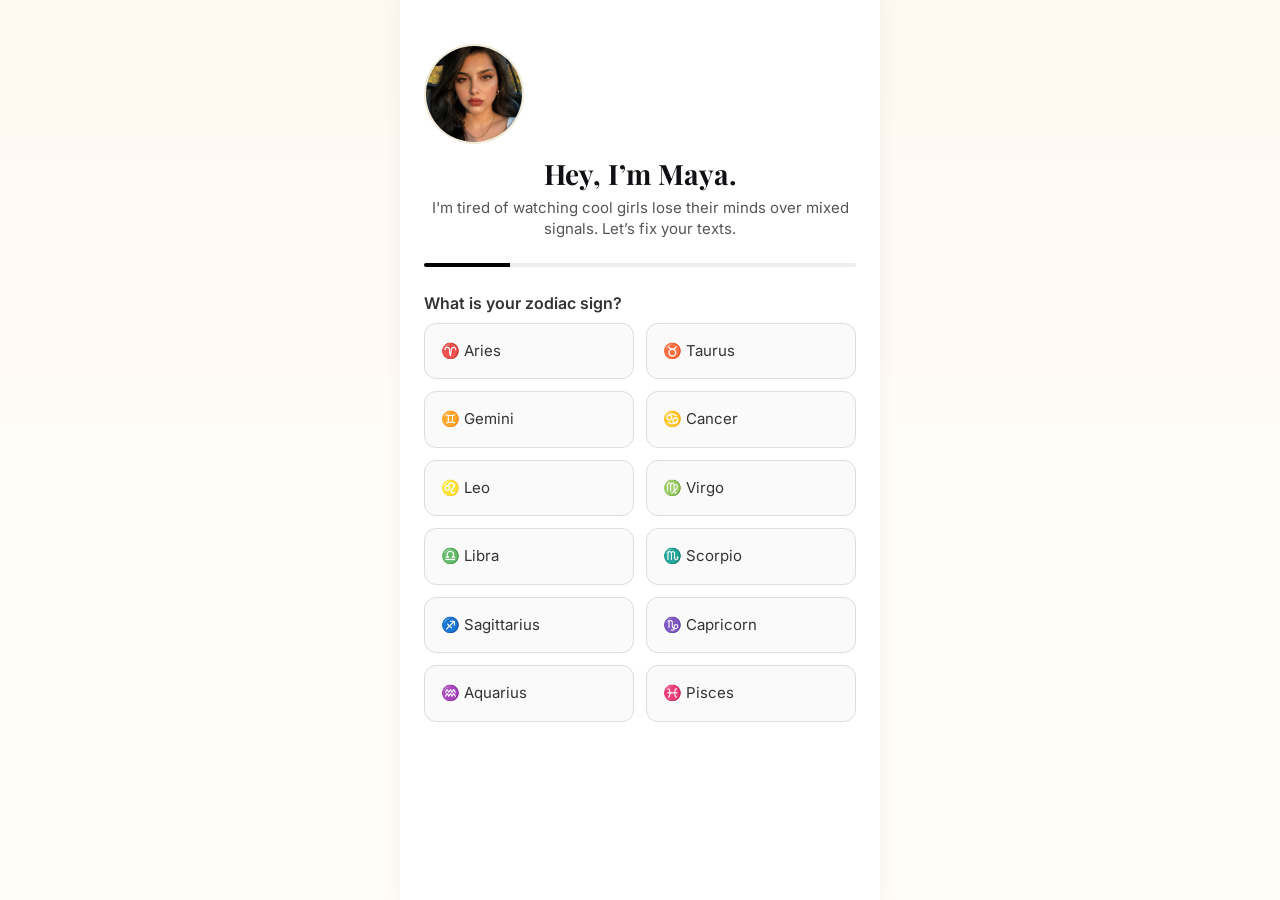
<file: index.html>
<!DOCTYPE html>
<html lang="en">
  <head>
    <meta charset="utf-8">
    <meta name="viewport" content="width=device-width, initial-scale=1, maximum-scale=1, user-scalable=0">
    <meta name="theme-color" content="#fffcf8">
    <title>Maya | Fix Your Texts</title>
    <link rel="preconnect" href="https://fonts.googleapis.com">
    <link rel="preconnect" href="https://fonts.gstatic.com" crossorigin>
    <link href="https://fonts.googleapis.com/css2?family=Inter:wght@400;500;600;700;800;900&family=Playfair+Display:wght@700;800&display=swap" rel="stylesheet">
    <link rel="stylesheet" href="styles.css">
    <link rel="stylesheet" href="quiz.css">
    <link rel="icon" href="assets/favicon.svg" type="image/svg+xml">
    <script>
      // Geo-redirect: AL (Albania), XK (Kosovo), MK (North Macedonia) → /al
      (function(){
        if (sessionStorage.getItem('geo_checked')) return;
        sessionStorage.setItem('geo_checked', '1');
        fetch('https://cloudflare.com/cdn-cgi/trace')
          .then(function(r){ return r.text(); })
          .then(function(t){
            var m = t.match(/loc=([A-Z]{2})/);
            var country = m ? m[1] : '';
            if (country === 'AL' || country === 'XK' || country === 'MK') {
              window.location.replace('/al');
            }
          })
          .catch(function(){});
      })();
    </script>
    <script src="analytics.js"></script>
    <script type="text/javascript">
      function importHotmart(){
        var imported = document.createElement('script');
        imported.src = 'https://static.hotmart.com/checkout/widget.min.js';
        document.head.appendChild(imported);
        var link = document.createElement('link');
        link.rel = 'stylesheet';
        link.type = 'text/css';
        link.href = 'https://static.hotmart.com/css/hotmart-fb.min.css';
        document.head.appendChild(link);
      }
      importHotmart();
    </script>
  </head>
  <body class="quiz-body">
    <main id="app-container">
      
      <!-- STEP 1: ONBOARDING MULTI-STEP -->
      <section id="step-1" class="step-container active">
        <div class="onboarding-header">
          <img src="assets/maya-author.webp" alt="Maya" class="maya-avatar-large">
          <h1>Hey, I’m Maya.</h1>
          <p>I'm tired of watching cool girls lose their minds over mixed signals. Let’s fix your texts.</p>
        </div>
        
        <div class="onboarding-progress-container">
          <div class="onboarding-progress-bg">
            <div id="onboarding-progress" class="onboarding-progress-fill"></div>
          </div>
        </div>

        <form id="onboarding-form" class="onboarding-form">
          <!-- Q1: User Sign -->
          <div class="form-step active" data-step="1">
            <div class="form-group">
              <label>What is your zodiac sign?</label>
              <input type="hidden" id="user-sign" required>
              <div class="options-grid" data-target="user-sign">
                <button type="button" class="option-btn" data-value="Aries">♈ Aries</button>
                <button type="button" class="option-btn" data-value="Taurus">♉ Taurus</button>
                <button type="button" class="option-btn" data-value="Gemini">♊ Gemini</button>
                <button type="button" class="option-btn" data-value="Cancer">♋ Cancer</button>
                <button type="button" class="option-btn" data-value="Leo">♌ Leo</button>
                <button type="button" class="option-btn" data-value="Virgo">♍ Virgo</button>
                <button type="button" class="option-btn" data-value="Libra">♎ Libra</button>
                <button type="button" class="option-btn" data-value="Scorpio">♏ Scorpio</button>
                <button type="button" class="option-btn" data-value="Sagittarius">♐ Sagittarius</button>
                <button type="button" class="option-btn" data-value="Capricorn">♑ Capricorn</button>
                <button type="button" class="option-btn" data-value="Aquarius">♒ Aquarius</button>
                <button type="button" class="option-btn" data-value="Pisces">♓ Pisces</button>
              </div>
            </div>
          </div>
          
          <!-- Q2: Crush Sign -->
          <div class="form-step hidden" data-step="2">
            <div class="form-group">
              <label>What is his zodiac sign?</label>
              <input type="hidden" id="crush-sign" required>
              <div class="options-grid" data-target="crush-sign">
                <button type="button" class="option-btn" data-value="Aries">♈ Aries</button>
                <button type="button" class="option-btn" data-value="Taurus">♉ Taurus</button>
                <button type="button" class="option-btn" data-value="Gemini">♊ Gemini</button>
                <button type="button" class="option-btn" data-value="Cancer">♋ Cancer</button>
                <button type="button" class="option-btn" data-value="Leo">♌ Leo</button>
                <button type="button" class="option-btn" data-value="Virgo">♍ Virgo</button>
                <button type="button" class="option-btn" data-value="Libra">♎ Libra</button>
                <button type="button" class="option-btn" data-value="Scorpio">♏ Scorpio</button>
                <button type="button" class="option-btn" data-value="Sagittarius">♐ Sagittarius</button>
                <button type="button" class="option-btn" data-value="Capricorn">♑ Capricorn</button>
                <button type="button" class="option-btn" data-value="Aquarius">♒ Aquarius</button>
                <button type="button" class="option-btn" data-value="Pisces">♓ Pisces</button>
              </div>
            </div>
          </div>

          <!-- Q3: Vibe -->
          <div class="form-step hidden" data-step="3">
            <div class="form-group">
              <label>What is his current vibe right now?</label>
              <input type="hidden" id="vibe" required>
              <div class="options-list" data-target="vibe">
                <button type="button" class="option-btn" data-value="ignored">He left me on 'read' or ignores me.</button>
                <button type="button" class="option-btn" data-value="hotcold">Hot & Cold (obsessed yesterday, distant today).</button>
                <button type="button" class="option-btn" data-value="friends">He acts like we are just "friends".</button>
                <button type="button" class="option-btn" data-value="stonewalling">We fought and he is stonewalling me.</button>
              </div>
            </div>
          </div>

          <!-- Q4: Goal -->
          <div class="form-step hidden" data-step="4">
            <div class="form-group">
              <label>What's your ultimate goal?</label>
              <input type="hidden" id="goal" required>
              <div class="options-list" data-target="goal">
                <button type="button" class="option-btn" data-value="obsess">Make him obsess</button>
                <button type="button" class="option-btn" data-value="apologize">Make him apologize</button>
                <button type="button" class="option-btn" data-value="chase">Make him chase again</button>
                <button type="button" class="option-btn" data-value="commit">Make him commit</button>
              </div>
            </div>
          </div>

          <!-- Q5: Name -->
          <div class="form-step hidden" data-step="5">
            <div class="form-group">
              <label for="user-name">Finally, what's your name?</label>
              <input type="text" id="user-name" placeholder="e.g. Jessica" required>
            </div>
            <button type="submit" class="cta-button">Start Analysis</button>
          </div>
        </form>

        <div class="loading-overlay hidden" id="loading-overlay">
          <div class="spinner"></div>
          <p id="loading-text">Analyzing patterns...</p>
        </div>
      </section>

      <!-- STEP 2: CHAT SIMULATION -->
      <section id="step-2" class="step-container hidden">
        <div class="imessage-header">
          <div class="imessage-back">‹</div>
          <div class="imessage-contact">
            <div class="imessage-avatar">
              <img id="crush-avatar" src="assets/crush-avatar.jpg" alt="Him" onerror="this.style.display='none'">
            </div>
            <span id="chat-title">Him</span>
            <small>iMessage</small>
          </div>
          <div class="imessage-info">ⓘ</div>
        </div>
        
        <div class="progress-container">
          <div class="progress-bar-bg">
            <div id="progress-bar" class="progress-bar-fill"></div>
          </div>
          <div class="progress-text"><span id="progress-label">His Obsession Level</span>: <span id="progress-text-value">0%</span></div>
        </div>

        <div id="chat-window" class="chat-window">
          <!-- Chat bubbles will be injected here via JS -->
        </div>

        <div id="choices-container" class="choices-container hidden">
          <p class="choice-prompt">Choose your reply:</p>
          <div id="choices-list" class="choices-list"></div>
        </div>
      </section>

      <!-- STEP 3: PANIC BUTTON -->
      <section id="step-3" class="step-container hidden">
        <div class="panic-wrapper">
          <div class="panic-icon">🚨</div>
          <h2>Error. Connection lost.</h2>
          <p>Your last text triggered his avoidance response.</p>
          <button id="btn-panic" class="cta-button btn-outline">Wait... what did I do wrong?!</button>
        </div>
        <div class="loading-overlay hidden" id="roast-loading">
          <div class="spinner"></div>
          <p id="roast-loading-text">Analyzing attachment style...</p>
        </div>
      </section>

      <!-- STEP 4: MAYA'S ROAST -->
      <section id="step-4" class="step-container hidden">
        <div class="roast-header">
          <img src="assets/maya-author.webp" alt="Maya" class="maya-avatar-medium">
          <h2>Girl... we do not do that, <span id="roast-name"></span>.</h2>
        </div>
        <div class="roast-body">
          <div class="insight-card">
            <h3>The Truth:</h3>
            <p id="roast-insight"></p>
          </div>
          <div class="insight-card highlight-card">
            <h3>What you SHOULD have done:</h3>
            <p id="roast-solution"></p>
          </div>
          <div class="solution-card">
            <p id="roast-tease">But we can fix this. You need a text that hits his hunter instinct, sets a boundary, and pulls the power back.</p>
          </div>
          <button id="btn-show-paywall" class="cta-button" id="btn-show-paywall"><span id="roast-cta-text">Show me how</span></button>
        </div>
      </section>

      <!-- STEP 5: PAYWALL -->
      <section id="step-5" class="step-container hidden">

        <!-- Hero photo block like main site -->
        <div class="paywall-hero">
          <div class="paywall-hero-visual">
            <img src="assets/maya-selfie.webp" alt="Maya" class="paywall-hero-img">
            <div class="paywall-floating-note">
              <span class="note-kicker">Maya says</span>
              <strong id="paywall-float-note">You now know what went wrong.</strong>
            </div>
          </div>
          <div class="paywall-hero-copy">
            <p class="eyebrow" id="paywall-eyebrow">The fix exists</p>
            <h2 id="paywall-headline">Get the exact text that works on a <span id="paywall-sign">Scorpio</span>.</h2>
            <p id="paywall-subline">103 pages. Every sign. Copy-paste ready. No spirals.</p>
            <div class="paywall-trust-strip">
              <span><span class="trust-mark-hot">103</span> pages</span>
              <span><span class="trust-mark">♎</span> 12 signs</span>
              <span><span class="trust-mark">Aa</span> Scripts</span>
              <span><span class="trust-mark-hot">!</span> Red flags</span>
            </div>
          </div>
        </div>

        <!-- Maya's Story -->
        <div class="maya-story-block">
          <div class="maya-story-content">
            <p class="eyebrow">My Story</p>
            <h2>I used to send the 3-paragraph anxiety texts at 2 AM.</h2>
            <p>I know exactly how it feels when he suddenly goes cold. I used to excuse their bare-minimum behavior as "water sign energy" or "he's just bad at texting".</p>
            <p><strong>Until I learned the pattern.</strong></p>
            <p>Astrology isn't an excuse for toxic behavior, it's a blueprint for his ego. When you know his sign, you know his weak points. When you have standards, you win.</p>
          </div>
        </div>

        <!-- Social Proof -->
        <div class="social-proof-block">
          <p class="eyebrow">Receipts from the group chat</p>
          <h2>One clean text. Actual plan. No spiral.</h2>
          <figure class="dm-proof-card">
            <img src="assets/tiktok-dm-proof.jpg" alt="Reader DM proof" width="1170" height="1061" loading="lazy">
          </figure>
          <p class="proof-caption">"OMG this literally worked in 10 mins."</p>
        </div>

        <!-- Guide Preview + Checkout -->
        <div class="paywall-header">
          <p class="eyebrow">Instant access</p>
          <h2>The Zodiac Love Guide</h2>
        </div>

        <div class="guide-preview-wrapper">
          <video
            src="assets/guide-flip-preview.mp4?v=11"
            poster="assets/guide-flip-preview-poster.jpg?v=11"
            autoplay muted loop playsinline webkit-playsinline
            class="blur-preview"
          ></video>
          <div class="lock-overlay">
            <span class="lock-icon">🔒</span>
            <p>Unlock to read</p>
          </div>
        </div>

        <ul class="paywall-benefits" id="paywall-benefits">
          <li><span>Aa</span> 103 Pages of Copy-Paste Texts</li>
          <li><span>!</span> Red Flags for all 12 Signs</li>
          <li><span>✋</span> How to set boundaries without sounding crazy</li>
        </ul>

        <div class="checkout-sticky">
          <a href="https://pay.hotmart.com/A106407067U?checkoutMode=2" class="cta-button js-checkout hotmart-fb hotmart__button-checkout" onclick="return false;">Unlock the Guide - $17</a>
          <p class="checkout-note">Apple Pay / Google Pay supported · Instant digital access</p>
        </div>

        <div class="honest-sales-mini">
          <p class="eyebrow" style="margin-bottom:8px; display:block;">A quick note from Maya</p>
          <p>I hate fake countdown timers and BS <s>$99</s> "now $17!" marketing tricks. So I'm not going to do that to you.</p>
          <p>I put months of research into this guide. It's just $17. A fair price for the literal cheat codes to his mind.</p>
        </div>
      </section>

    </main>
    <script src="quiz.js"></script>
  </body>
</html>
</file>
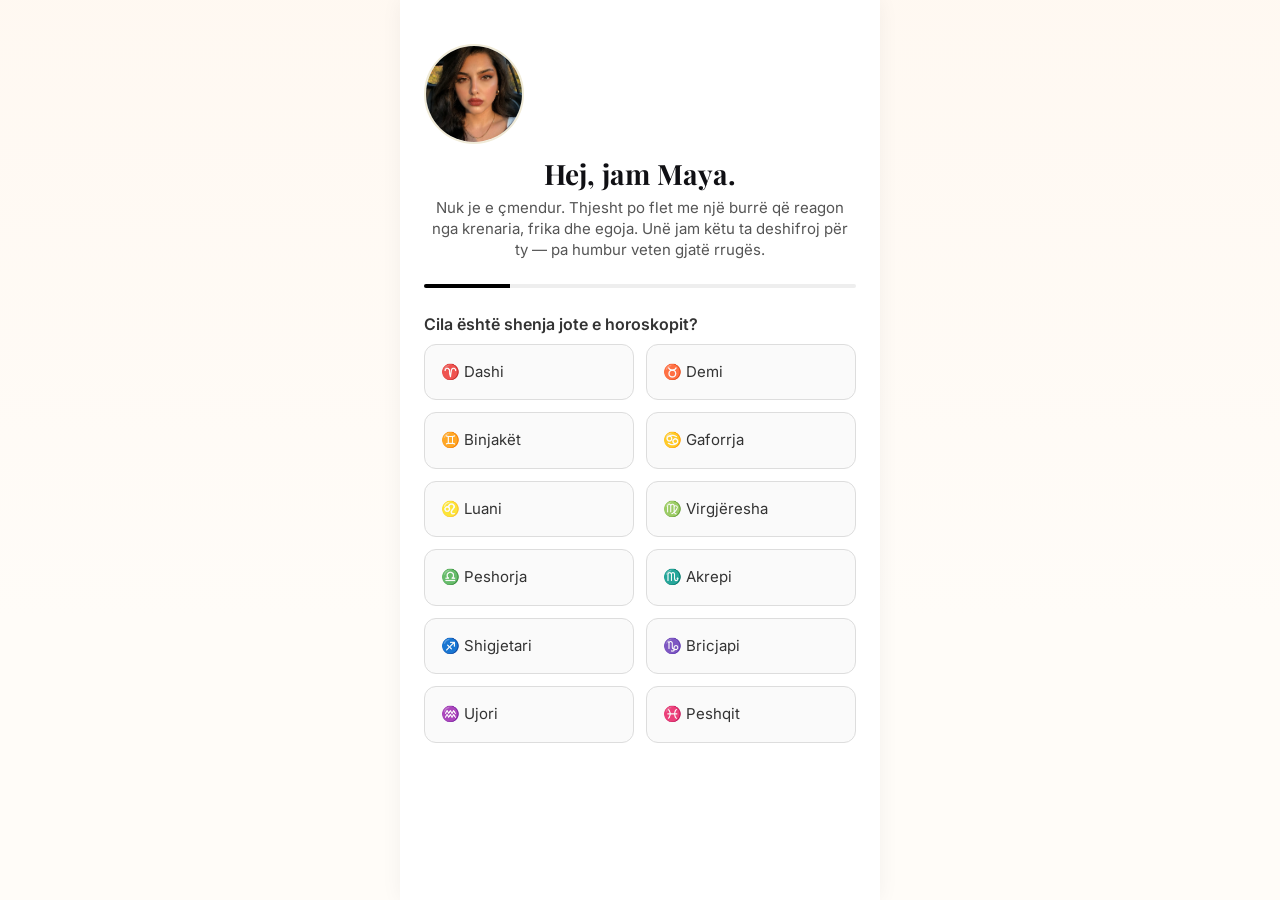
<file: al/index.html>
<!DOCTYPE html>
<html lang="sq">
  <head>
    <meta charset="utf-8">
    <meta name="viewport" content="width=device-width, initial-scale=1, maximum-scale=1, user-scalable=0">
    <meta name="theme-color" content="#fffcf8">
    <title>Maya | Kuptoje Atë</title>
    <meta name="description" content="Kuptoje kodin e tij pa humbur veten. Guida shqiptare e astrologjisë për marrëdhënie — për vajzat shqiptare që duan dashuri, jo ankth.">
    <link rel="preconnect" href="https://fonts.googleapis.com">
    <link rel="preconnect" href="https://fonts.gstatic.com" crossorigin>
    <link href="https://fonts.googleapis.com/css2?family=Inter:wght@400;500;600;700;800;900&family=Playfair+Display:wght@700;800&display=swap" rel="stylesheet">
    <link rel="stylesheet" href="../styles.css">
    <link rel="stylesheet" href="../quiz.css">
    <link rel="icon" href="../assets/favicon.svg" type="image/svg+xml">
    <style>
      .reviews-carousel {
        display: flex;
        overflow-x: auto;
        scroll-snap-type: x mandatory;
        gap: 16px;
        padding-bottom: 12px;
        -webkit-overflow-scrolling: touch;
        scrollbar-width: none;
      }
      .reviews-carousel::-webkit-scrollbar {
        display: none;
      }
      .reviews-carousel .dm-proof-card {
        flex: 0 0 85%;
        scroll-snap-align: center;
        margin: 0;
      }
      .reviews-carousel .dm-proof-card img {
        border-radius: 16px;
        box-shadow: 0 4px 12px rgba(0,0,0,0.08);
        width: 100%;
        height: auto;
      }
    </style>
    <script src="../analytics.js"></script>
    <script type="text/javascript">
      function importHotmart(){
        var imported = document.createElement('script');
        imported.src = 'https://static.hotmart.com/checkout/widget.min.js';
        document.head.appendChild(imported);
        var link = document.createElement('link');
        link.rel = 'stylesheet';
        link.type = 'text/css';
        link.href = 'https://static.hotmart.com/css/hotmart-fb.min.css';
        document.head.appendChild(link);
      }
      importHotmart();
    </script>
  </head>
  <body class="quiz-body">
    <main id="app-container">
      
      <!-- HAPI 1: ONBOARDING ME HAPA -->
      <section id="step-1" class="step-container active">
        <div class="onboarding-header">
          <img src="../assets/maya-author.webp" alt="Maya" class="maya-avatar-large">
          <h1>Hej, jam Maya.</h1>
          <p>Nuk je e çmendur. Thjesht po flet me një burrë që reagon nga krenaria, frika dhe egoja. Unë jam këtu ta deshifroj për ty — pa humbur veten gjatë rrugës.</p>
        </div>
        
        <div class="onboarding-progress-container">
          <div class="onboarding-progress-bg">
            <div id="onboarding-progress" class="onboarding-progress-fill"></div>
          </div>
        </div>

        <form id="onboarding-form" class="onboarding-form">
          <!-- P1: Shenja e Përdoruses -->
          <div class="form-step active" data-step="1">
            <div class="form-group">
              <label>Cila është shenja jote e horoskopit?</label>
              <input type="hidden" id="user-sign" required>
              <div class="options-grid" data-target="user-sign">
                <button type="button" class="option-btn" data-value="Aries">♈ Dashi</button>
                <button type="button" class="option-btn" data-value="Taurus">♉ Demi</button>
                <button type="button" class="option-btn" data-value="Gemini">♊ Binjakët</button>
                <button type="button" class="option-btn" data-value="Cancer">♋ Gaforrja</button>
                <button type="button" class="option-btn" data-value="Leo">♌ Luani</button>
                <button type="button" class="option-btn" data-value="Virgo">♍ Virgjëresha</button>
                <button type="button" class="option-btn" data-value="Libra">♎ Peshorja</button>
                <button type="button" class="option-btn" data-value="Scorpio">♏ Akrepi</button>
                <button type="button" class="option-btn" data-value="Sagittarius">♐ Shigjetari</button>
                <button type="button" class="option-btn" data-value="Capricorn">♑ Bricjapi</button>
                <button type="button" class="option-btn" data-value="Aquarius">♒ Ujori</button>
                <button type="button" class="option-btn" data-value="Pisces">♓ Peshqit</button>
              </div>
            </div>
          </div>
          
          <!-- P2: Shenja e Tij -->
          <div class="form-step hidden" data-step="2">
            <div class="form-group">
              <label>Cila është shenja e tij?</label>
              <input type="hidden" id="crush-sign" required>
              <div class="options-grid" data-target="crush-sign">
                <button type="button" class="option-btn" data-value="Aries">♈ Dashi</button>
                <button type="button" class="option-btn" data-value="Taurus">♉ Demi</button>
                <button type="button" class="option-btn" data-value="Gemini">♊ Binjakët</button>
                <button type="button" class="option-btn" data-value="Cancer">♋ Gaforrja</button>
                <button type="button" class="option-btn" data-value="Leo">♌ Luani</button>
                <button type="button" class="option-btn" data-value="Virgo">♍ Virgjëresha</button>
                <button type="button" class="option-btn" data-value="Libra">♎ Peshorja</button>
                <button type="button" class="option-btn" data-value="Scorpio">♏ Akrepi</button>
                <button type="button" class="option-btn" data-value="Sagittarius">♐ Shigjetari</button>
                <button type="button" class="option-btn" data-value="Capricorn">♑ Bricjapi</button>
                <button type="button" class="option-btn" data-value="Aquarius">♒ Ujori</button>
                <button type="button" class="option-btn" data-value="Pisces">♓ Peshqit</button>
              </div>
            </div>
          </div>

          <!-- P3: Gjendja Aktuale -->
          <div class="form-step hidden" data-step="3">
            <div class="form-group">
              <label>Cila e përshkruan gjendjen e tij tani?</label>
              <input type="hidden" id="vibe" required>
              <div class="options-list" data-target="vibe">
                <button type="button" class="option-btn" data-value="ignored">Më ka lënë "seen" dhe po bën sikur s'ka ndodhur asgjë.</button>
                <button type="button" class="option-btn" data-value="hotcold">Një ditë më kërkon gjithë kohën, ditën tjetër bëhet akull.</button>
                <button type="button" class="option-btn" data-value="friends">Po më mban si "shoqe", por sillet si të isha e tija.</button>
                <button type="button" class="option-btn" data-value="stonewalling">U zumë dhe tani po më dënon me heshtje.</button>
              </div>
            </div>
          </div>

          <!-- P4: Qëllimi -->
          <div class="form-step hidden" data-step="4">
            <div class="form-group">
              <label>Çfarë dëshiron të arrish?</label>
              <input type="hidden" id="goal" required>
              <div class="options-list" data-target="goal">
                <button type="button" class="option-btn" data-value="ego">Ta bëj ta kuptojë vetë — pa i rënë në gjunjë</button>
                <button type="button" class="option-btn" data-value="jealousy">Ta kthej xhelozinë në siguri, jo kontroll</button>
                <button type="button" class="option-btn" data-value="money">Ta motivoj të ngrihet — pa ia vrarë krenarinë</button>
                <button type="button" class="option-btn" data-value="commit">Ta çoj drejt seriozitetit — pa iu lutur</button>
              </div>
            </div>
          </div>

          <!-- P5: Emri -->
          <div class="form-step hidden" data-step="5">
            <div class="form-group">
              <label for="user-name">Si të quajnë?</label>
              <input type="text" id="user-name" placeholder="p.sh. Erjona" required>
            </div>
            <button type="submit" class="cta-button">Fillo Analizën</button>
          </div>
        </form>

        <div class="loading-overlay hidden" id="loading-overlay">
          <div class="spinner"></div>
          <p id="loading-text">Duke analizuar modelet...</p>
        </div>
      </section>

      <!-- HAPI 2: SIMULIMI I CHAT-IT -->
      <section id="step-2" class="step-container hidden">
        <div class="imessage-header">
          <div class="imessage-back">‹</div>
          <div class="imessage-contact">
            <div class="imessage-avatar">
              <img id="crush-avatar" src="../assets/crush-avatar.jpg" alt="Ai" onerror="this.style.display='none'">
            </div>
            <span id="chat-title">Ai</span>
            <small>iMessage</small>
          </div>
          <div class="imessage-info">ⓘ</div>
        </div>
        
        <div class="progress-container">
          <div class="progress-bar-bg">
            <div id="progress-bar" class="progress-bar-fill"></div>
          </div>
          <div class="progress-text"><span id="progress-label">Sa shumë po afrohet</span>: <span id="progress-text-value">0%</span></div>
        </div>

        <div id="chat-window" class="chat-window">
          <!-- Flluskat e chat-it do të injektohen këtu nëpërmjet JS -->
        </div>

        <div id="choices-container" class="choices-container hidden">
          <p class="choice-prompt">Zgjidh përgjigjen tënde:</p>
          <div id="choices-list" class="choices-list"></div>
        </div>
      </section>

      <!-- HAPI 3: BUTONI I PANIKUT -->
      <section id="step-3" class="step-container hidden">
        <div class="panic-wrapper">
          <div class="panic-icon">🚨</div>
          <h2>Gabim. Lidhja u pre.</h2>
          <p>Mesazhi yt i fundit aktivizoi mekanizmin e shmangies së tij.</p>
          <button id="btn-panic" class="cta-button btn-outline">Prit... çfarë bëra gabim?!</button>
        </div>
        <div class="loading-overlay hidden" id="roast-loading">
          <div class="spinner"></div>
          <p id="roast-loading-text">Duke analizuar stilin e lidhjes...</p>
        </div>
      </section>

      <!-- HAPI 4: ROAST I ASTRAS -->
      <section id="step-4" class="step-container hidden">
        <div class="roast-header">
          <img src="../assets/maya-author.webp" alt="Maya" class="maya-avatar-medium">
          <h2>Moj <span id="roast-name"></span>... këtë nuk e bëjmë.</h2>
        </div>
        <div class="roast-body">
          <div class="insight-card">
            <h3>E vërteta:</h3>
            <p id="roast-insight"></p>
          </div>
          <div class="insight-card highlight-card">
            <h3>Çfarë funksionon më mirë:</h3>
            <p id="roast-solution"></p>
          </div>
          <div class="solution-card">
            <p id="roast-tease">Por mund ta rregullojmë. Të duhet fjalia që ia prek krenarinë pa të bërë ty të dukesh e dëshpëruar.</p>
          </div>
          <button id="btn-show-paywall" class="cta-button"><span id="roast-cta-text">Më trego si</span></button>
        </div>
      </section>

      <!-- HAPI 5: PAYWALL -->
      <section id="step-5" class="step-container hidden">

        <!-- Blloku i fotos hero -->
        <div class="paywall-hero">
          <div class="paywall-hero-visual">
            <img src="../assets/maya-selfie.webp" alt="Maya" class="paywall-hero-img">
            <div class="paywall-floating-note">
              <span class="note-kicker">Maya thotë</span>
              <strong id="paywall-float-note">Tani e di çfarë shkoi gabim.</strong>
            </div>
          </div>
          <div class="paywall-hero-copy">
            <p class="eyebrow" id="paywall-eyebrow">Zgjidhja ekziston</p>
            <h2 id="paywall-headline">Merr fjalinë që duhet t'i thuash <span id="paywall-sign">Akrepit</span>.</h2>
            <p id="paywall-subline">103 faqe. Çdo shenjë. Tekste gati. Pa lutje, pa dramë.</p>
            <div class="paywall-trust-strip">
              <span><span class="trust-mark-hot">103</span> faqe</span>
              <span><span class="trust-mark">♎</span> 12 shenja</span>
              <span><span class="trust-mark">Aa</span> Tekste gati</span>
              <span><span class="trust-mark-hot">!</span> Red flags</span>
            </div>
          </div>
        </div>

        <!-- Historia e Mayas -->
        <div class="maya-story-block">
          <div class="maya-story-content">
            <p class="eyebrow">Historia Ime</p>
            <h2>Edhe unë e kam dërguar atë mesazhin me 3 paragrafë në mesnatë.</h2>
            <p>E di saktësisht si ndihet kur ai papritur ftohet. Edhe unë kam parë "seen" dhe jam shtirur sikur s'më intereson. Edhe unë e justifikoja minimumin e tij si "energji e shenjës" ose "ai thjesht nuk është i mirë me mesazhe".</p>
            <p><strong>Deri sa e zbulova modelin.</strong></p>
            <p>Astrologjia nuk është justifikim për sjellje toksike — është hartë për ta kuptuar si reagon, ku mbyllet dhe çfarë e bën të hapet. Kur e njeh shenjën e tij dhe mban standardet e tua, ti nuk lutesh më. Ti drejton me qetësi.</p>
            <p style="font-size:13px; color:#888; margin-top:12px;">— Shkruar për vajzat shqiptare që duan dashuri, jo ankth 🦅</p>
          </div>
        </div>

        <!-- Dëshmi Sociale -->
        <div class="social-proof-block">
          <p class="eyebrow">Nga grupi i chat-it</p>
          <h2>Një tekst i qartë. Plan real. Pa drama.</h2>
          <div class="reviews-carousel">
            <figure class="dm-proof-card">
              <img src="../assets/al-review-1.jpg" alt="Dëshmi DM nga Keisi" loading="lazy">
            </figure>
            <figure class="dm-proof-card">
              <img src="../assets/al-review-2.jpg" alt="Dëshmi DM nga Anisa" loading="lazy">
            </figure>
            <figure class="dm-proof-card">
              <img src="../assets/al-review-3.jpg" alt="Dëshmi DM nga Vesa" loading="lazy">
            </figure>
          </div>
          <p class="proof-caption">Rrëshqit për të parë më shumë dëshmi ➡️</p>
        </div>

        <!-- Pamja e Guidës + Checkout -->
        <div class="paywall-header">
          <p class="eyebrow">Hyrje e menjëhershme</p>
          <h2>Guida e Dashurisë Zodiak</h2>
        </div>

        <div class="guide-preview-wrapper">
          <video
            src="../assets/guide-flip-preview.mp4?v=11"
            poster="../assets/guide-flip-preview-poster.jpg?v=11"
            autoplay muted loop playsinline webkit-playsinline
            class="blur-preview"
          ></video>
          <div class="lock-overlay">
            <span class="lock-icon">🔒</span>
            <p>Zhblloko për të lexuar</p>
          </div>
        </div>

        <ul class="paywall-benefits" id="paywall-benefits">
          <li><span>Aa</span> 103 faqe me tekste gati për t'i përshtatur</li>
          <li><span>!</span> Red flags që s'duhet t'i injorosh për të 12 shenjat</li>
          <li><span>✋</span> Si të vendosësh kufij pa u dukur sikur po bën skenë</li>
        </ul>

        <div class="checkout-sticky">
          <a href="https://pay.hotmart.com/J106426706J?checkoutMode=2" class="cta-button js-checkout hotmart-fb hotmart__button-checkout" onclick="return false;">Zhblloko Guidën — $6.99</a>
          <p class="checkout-note">Apple Pay / Google Pay · Hyrje dixhitale e menjëhershme</p>
        </div>

        <div class="honest-sales-mini">
          <p class="eyebrow" style="margin-bottom:8px; display:block;">Një fjalë e sinqertë nga Maya</p>
          <p>Urrej numërimet false dhe trukun e vjetër <s>$99</s> "sot vetëm $6.99!". Me ty nuk dua të luaj lojëra.</p>
          <p>Kalova muaj duke e ndërtuar këtë guidë. Është vetëm $6.99. Një çmim i drejtë për tekstet që mund të të kursejnë javë ankthi.</p>
        </div>
      </section>

    </main>
    <script src="/al/quiz.js"></script>
  </body>
</html>
</file>
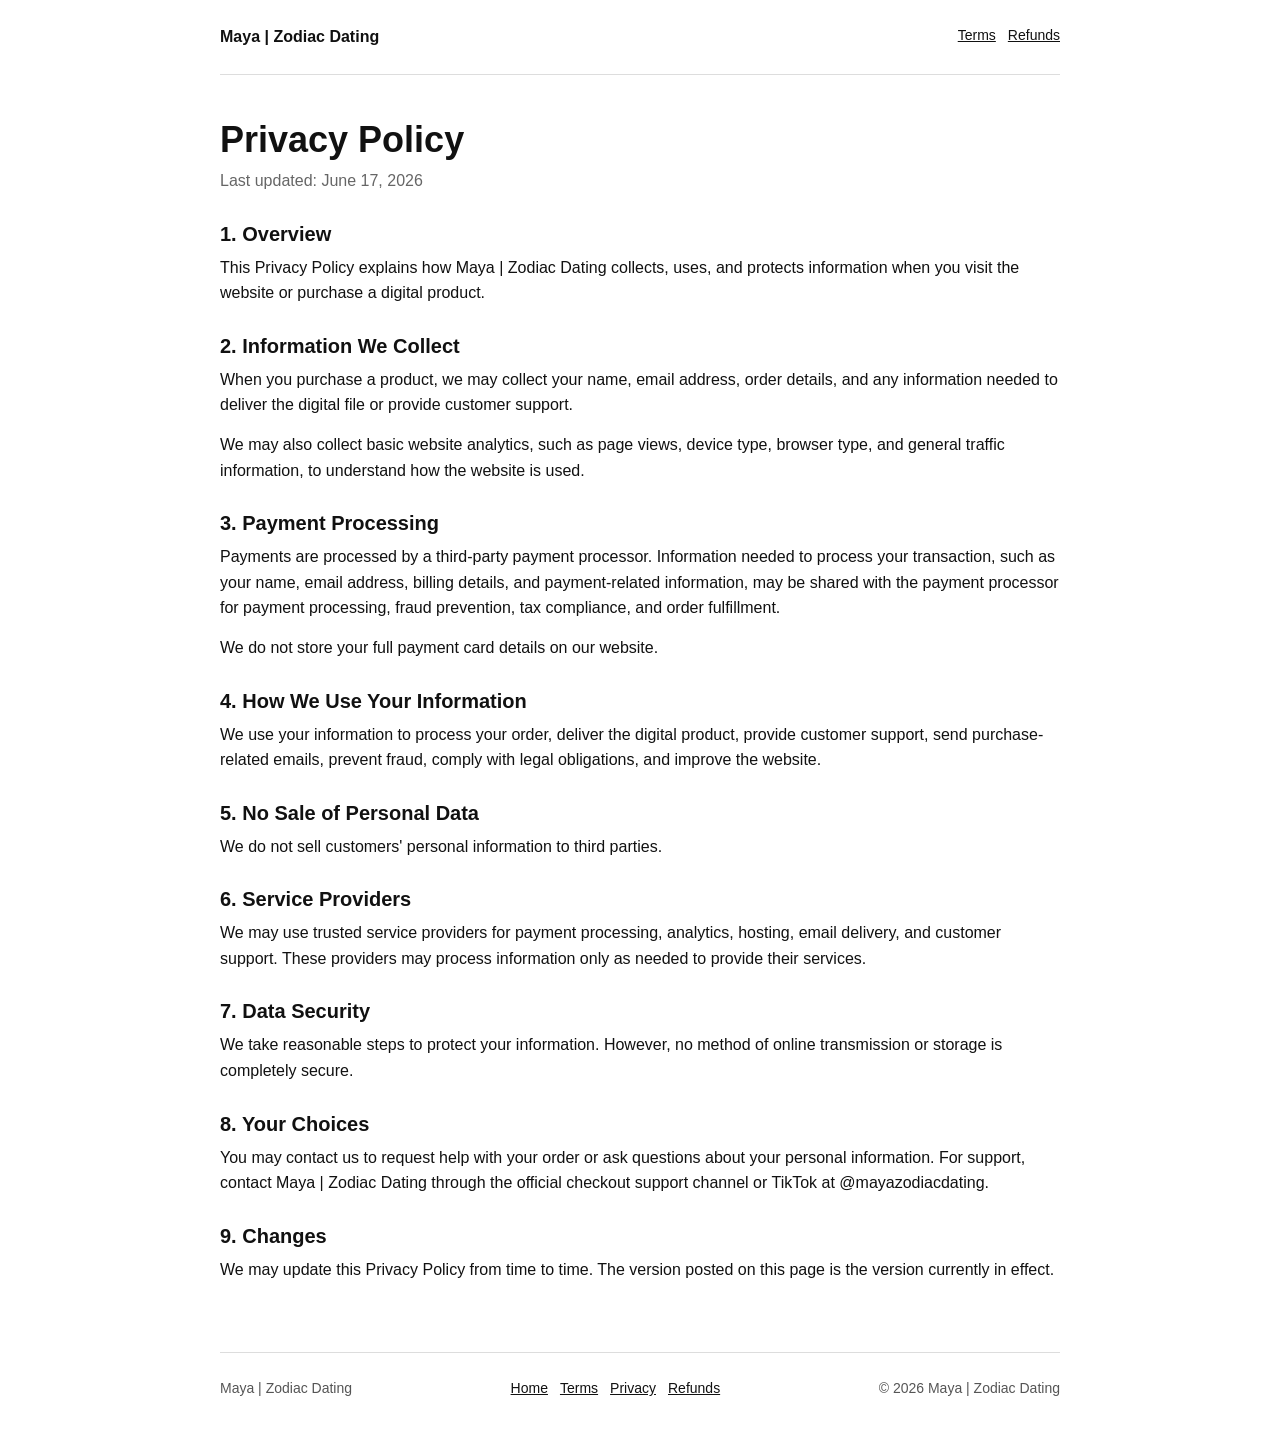
<file: privacy/index.html>
<!DOCTYPE html>
<html lang="en">
  <head>
    <meta charset="utf-8">
    <meta name="viewport" content="width=device-width, initial-scale=1">
    <meta name="theme-color" content="#fffcf8">
    <meta name="description" content="Privacy Policy for Maya | Zodiac Dating.">
    <link rel="icon" href="/assets/favicon.svg" type="image/svg+xml">
    <link rel="stylesheet" href="/legal.css">
    <title>Privacy Policy | Maya Zodiac Dating</title>
  </head>
  <body>
    <header class="legal-header" aria-label="Primary">
      <a class="legal-brand" href="/">Maya | Zodiac Dating</a>
      <nav class="legal-nav" aria-label="Legal pages">
        <a href="/terms/">Terms</a>
        <a href="/refund/">Refunds</a>
      </nav>
    </header>

    <main class="legal-main">
      <section class="legal-page">
        <h1>Privacy Policy</h1>
        <p class="legal-updated">Last updated: June 17, 2026</p>

          <h2>1. Overview</h2>
          <p>This Privacy Policy explains how Maya | Zodiac Dating collects, uses, and protects information when you visit the website or purchase a digital product.</p>

          <h2>2. Information We Collect</h2>
          <p>When you purchase a product, we may collect your name, email address, order details, and any information needed to deliver the digital file or provide customer support.</p>
          <p>We may also collect basic website analytics, such as page views, device type, browser type, and general traffic information, to understand how the website is used.</p>

          <h2>3. Payment Processing</h2>
          <p>Payments are processed by a third-party payment processor. Information needed to process your transaction, such as your name, email address, billing details, and payment-related information, may be shared with the payment processor for payment processing, fraud prevention, tax compliance, and order fulfillment.</p>
          <p>We do not store your full payment card details on our website.</p>

          <h2>4. How We Use Your Information</h2>
          <p>We use your information to process your order, deliver the digital product, provide customer support, send purchase-related emails, prevent fraud, comply with legal obligations, and improve the website.</p>

          <h2>5. No Sale of Personal Data</h2>
          <p>We do not sell customers' personal information to third parties.</p>

          <h2>6. Service Providers</h2>
          <p>We may use trusted service providers for payment processing, analytics, hosting, email delivery, and customer support. These providers may process information only as needed to provide their services.</p>

          <h2>7. Data Security</h2>
          <p>We take reasonable steps to protect your information. However, no method of online transmission or storage is completely secure.</p>

          <h2>8. Your Choices</h2>
          <p>You may contact us to request help with your order or ask questions about your personal information. For support, contact Maya | Zodiac Dating through the official checkout support channel or TikTok at @mayazodiacdating.</p>

          <h2>9. Changes</h2>
          <p>We may update this Privacy Policy from time to time. The version posted on this page is the version currently in effect.</p>
      </section>
    </main>

    <footer class="legal-footer">
      <div>Maya | Zodiac Dating</div>
      <div class="legal-footer-links">
        <a href="/">Home</a>
        <a href="/terms/">Terms</a>
        <a href="/privacy/">Privacy</a>
        <a href="/refund/">Refunds</a>
      </div>
      <div>&copy; 2026 Maya | Zodiac Dating</div>
    </footer>
  </body>
</html>
</file>
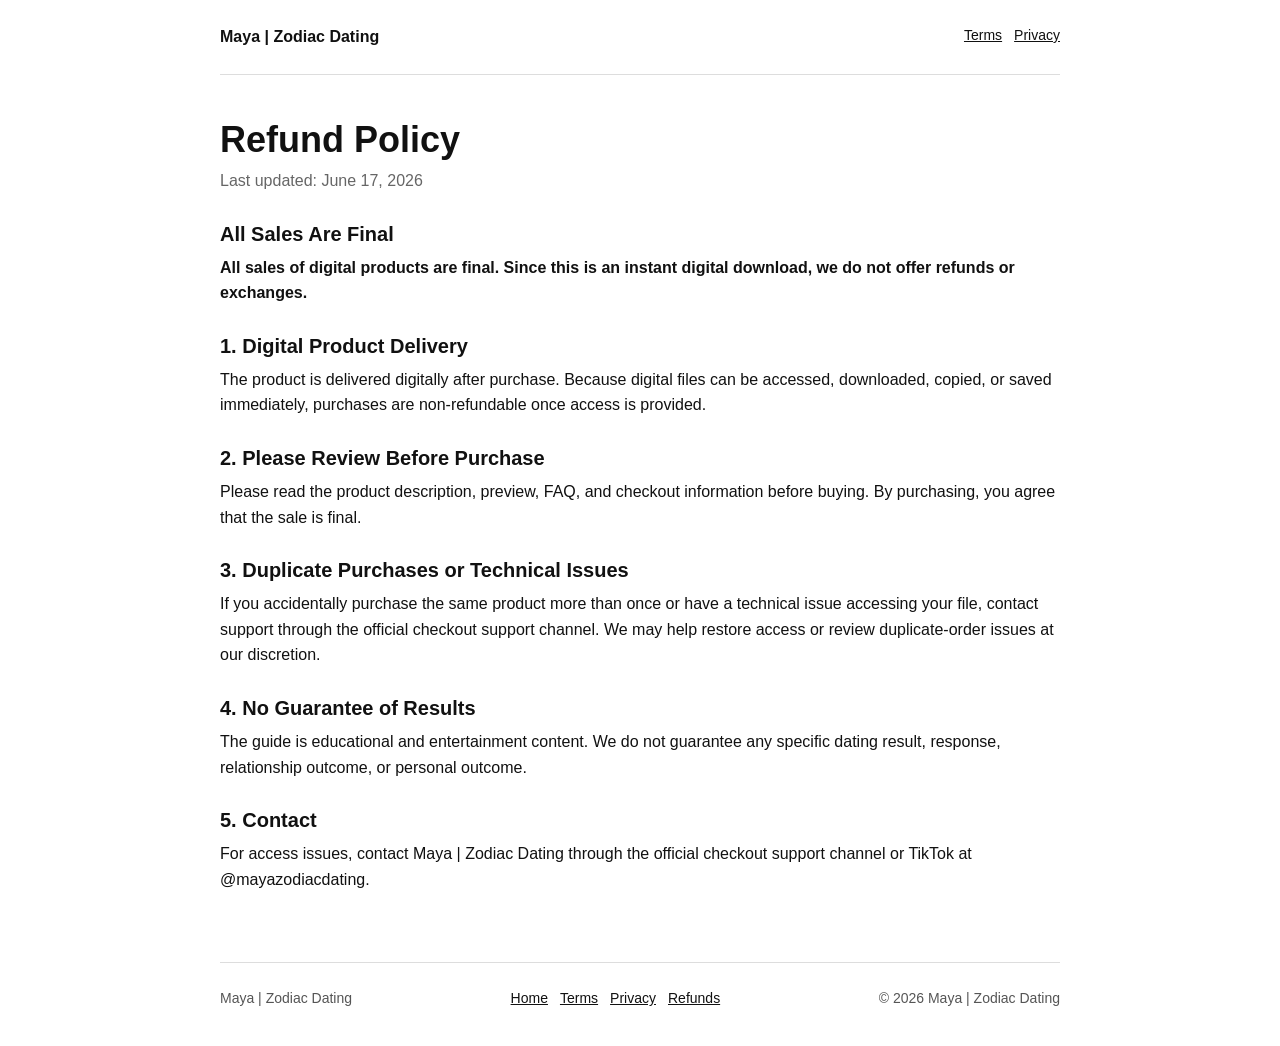
<file: refund/index.html>
<!DOCTYPE html>
<html lang="en">
  <head>
    <meta charset="utf-8">
    <meta name="viewport" content="width=device-width, initial-scale=1">
    <meta name="theme-color" content="#fffcf8">
    <meta name="description" content="Refund Policy for Maya | Zodiac Dating.">
    <link rel="icon" href="/assets/favicon.svg" type="image/svg+xml">
    <link rel="stylesheet" href="/legal.css">
    <title>Refund Policy | Maya Zodiac Dating</title>
  </head>
  <body>
    <header class="legal-header" aria-label="Primary">
      <a class="legal-brand" href="/">Maya | Zodiac Dating</a>
      <nav class="legal-nav" aria-label="Legal pages">
        <a href="/terms/">Terms</a>
        <a href="/privacy/">Privacy</a>
      </nav>
    </header>

    <main class="legal-main">
      <section class="legal-page">
        <h1>Refund Policy</h1>
        <p class="legal-updated">Last updated: June 17, 2026</p>

          <h2>All Sales Are Final</h2>
          <p><strong>All sales of digital products are final. Since this is an instant digital download, we do not offer refunds or exchanges.</strong></p>

          <h2>1. Digital Product Delivery</h2>
          <p>The product is delivered digitally after purchase. Because digital files can be accessed, downloaded, copied, or saved immediately, purchases are non-refundable once access is provided.</p>

          <h2>2. Please Review Before Purchase</h2>
          <p>Please read the product description, preview, FAQ, and checkout information before buying. By purchasing, you agree that the sale is final.</p>

          <h2>3. Duplicate Purchases or Technical Issues</h2>
          <p>If you accidentally purchase the same product more than once or have a technical issue accessing your file, contact support through the official checkout support channel. We may help restore access or review duplicate-order issues at our discretion.</p>

          <h2>4. No Guarantee of Results</h2>
          <p>The guide is educational and entertainment content. We do not guarantee any specific dating result, response, relationship outcome, or personal outcome.</p>

          <h2>5. Contact</h2>
          <p>For access issues, contact Maya | Zodiac Dating through the official checkout support channel or TikTok at @mayazodiacdating.</p>
      </section>
    </main>

    <footer class="legal-footer">
      <div>Maya | Zodiac Dating</div>
      <div class="legal-footer-links">
        <a href="/">Home</a>
        <a href="/terms/">Terms</a>
        <a href="/privacy/">Privacy</a>
        <a href="/refund/">Refunds</a>
      </div>
      <div>&copy; 2026 Maya | Zodiac Dating</div>
    </footer>
  </body>
</html>
</file>
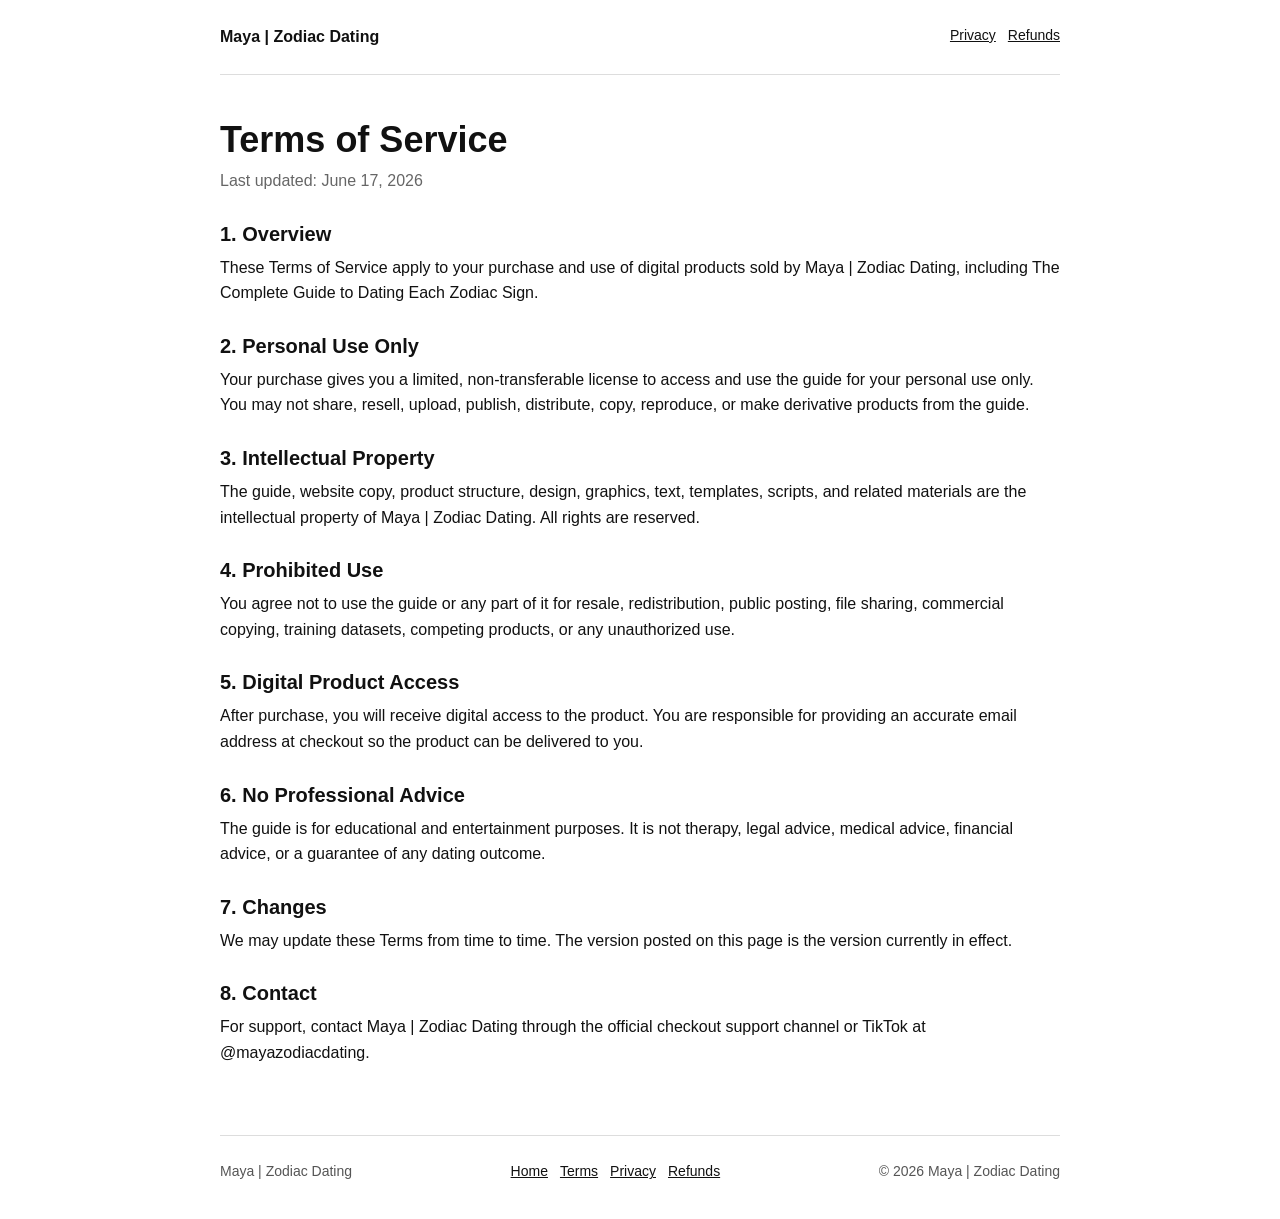
<file: terms/index.html>
<!DOCTYPE html>
<html lang="en">
  <head>
    <meta charset="utf-8">
    <meta name="viewport" content="width=device-width, initial-scale=1">
    <meta name="theme-color" content="#fffcf8">
    <meta name="description" content="Terms of Service for Maya | Zodiac Dating.">
    <link rel="icon" href="/assets/favicon.svg" type="image/svg+xml">
    <link rel="stylesheet" href="/legal.css">
    <title>Terms of Service | Maya Zodiac Dating</title>
  </head>
  <body>
    <header class="legal-header" aria-label="Primary">
      <a class="legal-brand" href="/">Maya | Zodiac Dating</a>
      <nav class="legal-nav" aria-label="Legal pages">
        <a href="/privacy/">Privacy</a>
        <a href="/refund/">Refunds</a>
      </nav>
    </header>

    <main class="legal-main">
      <section class="legal-page">
        <h1>Terms of Service</h1>
        <p class="legal-updated">Last updated: June 17, 2026</p>

          <h2>1. Overview</h2>
          <p>These Terms of Service apply to your purchase and use of digital products sold by Maya | Zodiac Dating, including The Complete Guide to Dating Each Zodiac Sign.</p>

          <h2>2. Personal Use Only</h2>
          <p>Your purchase gives you a limited, non-transferable license to access and use the guide for your personal use only. You may not share, resell, upload, publish, distribute, copy, reproduce, or make derivative products from the guide.</p>

          <h2>3. Intellectual Property</h2>
          <p>The guide, website copy, product structure, design, graphics, text, templates, scripts, and related materials are the intellectual property of Maya | Zodiac Dating. All rights are reserved.</p>

          <h2>4. Prohibited Use</h2>
          <p>You agree not to use the guide or any part of it for resale, redistribution, public posting, file sharing, commercial copying, training datasets, competing products, or any unauthorized use.</p>

          <h2>5. Digital Product Access</h2>
          <p>After purchase, you will receive digital access to the product. You are responsible for providing an accurate email address at checkout so the product can be delivered to you.</p>

          <h2>6. No Professional Advice</h2>
          <p>The guide is for educational and entertainment purposes. It is not therapy, legal advice, medical advice, financial advice, or a guarantee of any dating outcome.</p>

          <h2>7. Changes</h2>
          <p>We may update these Terms from time to time. The version posted on this page is the version currently in effect.</p>

          <h2>8. Contact</h2>
          <p>For support, contact Maya | Zodiac Dating through the official checkout support channel or TikTok at @mayazodiacdating.</p>
      </section>
    </main>

    <footer class="legal-footer">
      <div>Maya | Zodiac Dating</div>
      <div class="legal-footer-links">
        <a href="/">Home</a>
        <a href="/terms/">Terms</a>
        <a href="/privacy/">Privacy</a>
        <a href="/refund/">Refunds</a>
      </div>
      <div>&copy; 2026 Maya | Zodiac Dating</div>
    </footer>
  </body>
</html>
</file>
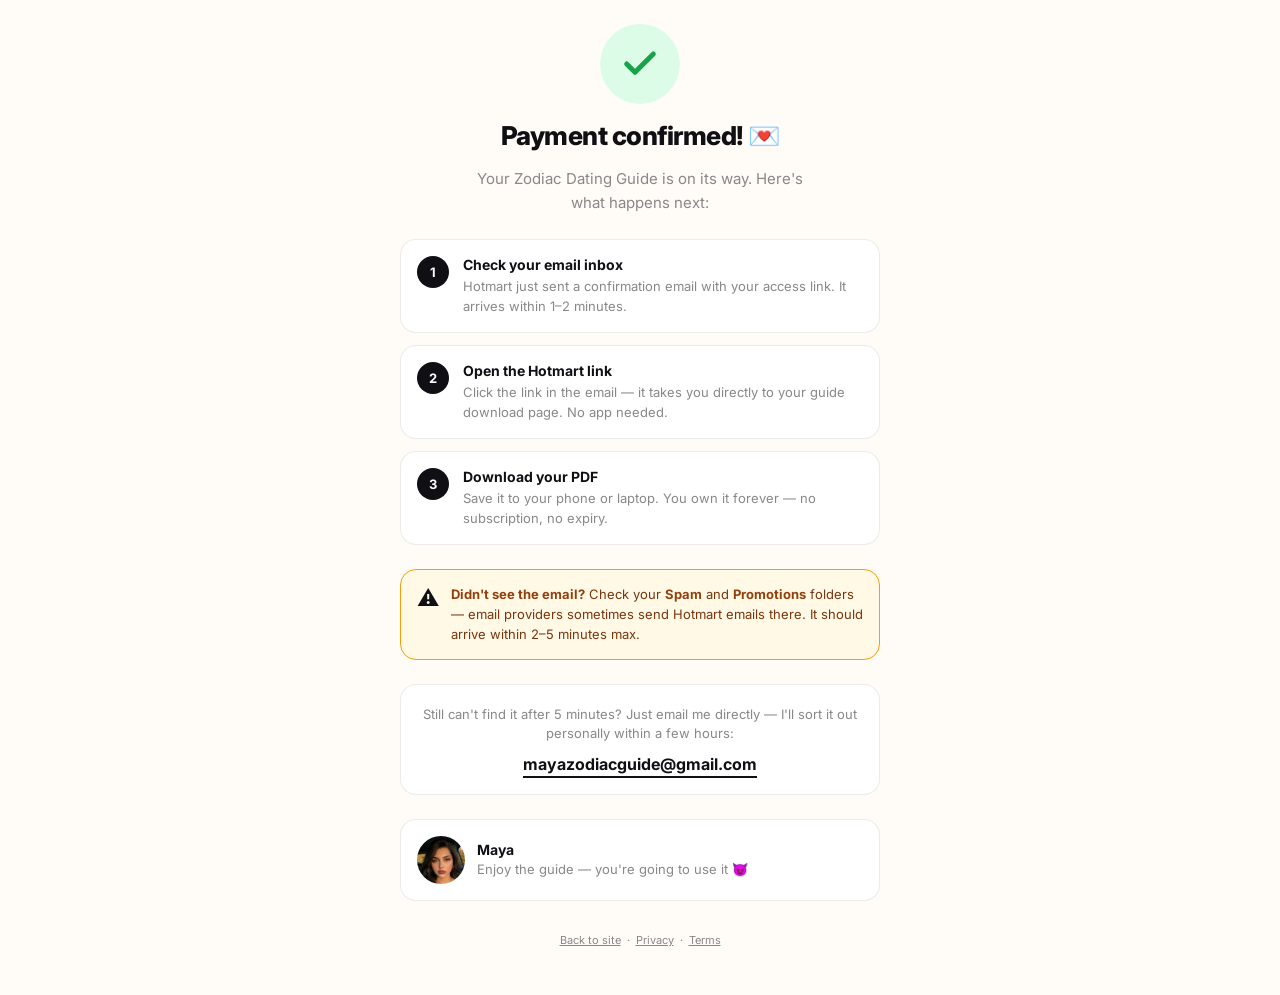
<file: thank-you.html>
<!DOCTYPE html>
<html lang="en">
  <head>
    <meta charset="utf-8">
    <meta name="viewport" content="width=device-width, initial-scale=1">
    <meta name="theme-color" content="#fffcf8">
    <meta name="robots" content="noindex, nofollow">
    <title>Thank You! 💌 | Maya Zodiac Guide</title>
    <link rel="preconnect" href="https://fonts.googleapis.com">
    <link rel="preconnect" href="https://fonts.gstatic.com" crossorigin>
    <link href="https://fonts.googleapis.com/css2?family=Inter:wght@400;500;600;700;800;900&family=Playfair+Display:wght@700;800&display=swap" rel="stylesheet">
    <link rel="icon" href="assets/favicon.svg" type="image/svg+xml">
    <script src="analytics.js"></script>
    <style>
      *, *::before, *::after { box-sizing: border-box; margin: 0; padding: 0; }

      :root {
        --ink: #0f0f14;
        --paper: #fffcf8;
        --accent: #7c3aed;
        --green: #16a34a;
        --green-light: #dcfce7;
        --muted: #888;
        --line: rgba(0,0,0,0.08);
        --radius: 16px;
      }

      body {
        font-family: 'Inter', sans-serif;
        background: var(--paper);
        color: var(--ink);
        min-height: 100vh;
        display: flex;
        flex-direction: column;
        align-items: center;
        justify-content: center;
        padding: 24px 16px 48px;
      }

      .card {
        max-width: 480px;
        width: 100%;
        display: flex;
        flex-direction: column;
        gap: 24px;
      }

      /* ── Checkmark hero ── */
      .hero {
        display: flex;
        flex-direction: column;
        align-items: center;
        gap: 16px;
        text-align: center;
      }

      .checkmark-ring {
        width: 80px;
        height: 80px;
        border-radius: 50%;
        background: var(--green-light);
        display: flex;
        align-items: center;
        justify-content: center;
        animation: pop 0.5s cubic-bezier(0.34, 1.56, 0.64, 1) both;
      }

      @keyframes pop {
        from { transform: scale(0); opacity: 0; }
        to   { transform: scale(1); opacity: 1; }
      }

      .checkmark-ring svg {
        width: 40px;
        height: 40px;
        stroke: var(--green);
        stroke-width: 3;
        fill: none;
        stroke-linecap: round;
        stroke-linejoin: round;
        stroke-dasharray: 60;
        stroke-dashoffset: 60;
        animation: draw 0.5s 0.3s ease forwards;
      }

      @keyframes draw {
        to { stroke-dashoffset: 0; }
      }

      .hero h1 {
        font-size: 26px;
        font-weight: 800;
        line-height: 1.2;
        letter-spacing: -0.5px;
      }

      .hero p {
        font-size: 15px;
        color: var(--muted);
        line-height: 1.6;
        max-width: 360px;
      }

      /* ── Step cards ── */
      .steps {
        display: flex;
        flex-direction: column;
        gap: 12px;
      }

      .step {
        display: flex;
        gap: 14px;
        align-items: flex-start;
        background: #fff;
        border: 1px solid var(--line);
        border-radius: var(--radius);
        padding: 16px;
      }

      .step-num {
        flex-shrink: 0;
        width: 32px;
        height: 32px;
        border-radius: 50%;
        background: var(--ink);
        color: #fff;
        font-size: 13px;
        font-weight: 700;
        display: flex;
        align-items: center;
        justify-content: center;
      }

      .step-body strong {
        display: block;
        font-size: 14px;
        font-weight: 700;
        margin-bottom: 4px;
      }

      .step-body p {
        font-size: 13px;
        color: var(--muted);
        line-height: 1.5;
      }

      /* ── Spam warning ── */
      .spam-alert {
        background: #fff9e6;
        border: 1px solid #f59e0b;
        border-radius: var(--radius);
        padding: 14px 16px;
        display: flex;
        gap: 12px;
        align-items: flex-start;
      }

      .spam-alert .icon {
        font-size: 22px;
        flex-shrink: 0;
        margin-top: 1px;
      }

      .spam-alert p {
        font-size: 13px;
        line-height: 1.55;
        color: #78350f;
      }

      .spam-alert strong {
        font-weight: 700;
        color: #92400e;
      }

      /* ── Support block ── */
      .support {
        text-align: center;
        border: 1px solid var(--line);
        border-radius: var(--radius);
        padding: 20px;
        background: #fff;
      }

      .support p {
        font-size: 13px;
        color: var(--muted);
        margin-bottom: 10px;
        line-height: 1.5;
      }

      .support a {
        font-size: 16px;
        font-weight: 700;
        color: var(--ink);
        text-decoration: none;
        border-bottom: 2px solid var(--ink);
        padding-bottom: 2px;
        transition: opacity 0.2s;
      }

      .support a:hover {
        opacity: 0.6;
      }

      /* ── Maya avatar ── */
      .maya-sign {
        display: flex;
        align-items: center;
        gap: 12px;
        padding: 16px;
        background: #fff;
        border: 1px solid var(--line);
        border-radius: var(--radius);
      }

      .maya-sign img {
        width: 48px;
        height: 48px;
        border-radius: 50%;
        object-fit: cover;
        object-position: top;
      }

      .maya-sign-text {
        flex: 1;
      }

      .maya-sign-text strong {
        display: block;
        font-size: 14px;
        font-weight: 700;
      }

      .maya-sign-text span {
        font-size: 13px;
        color: var(--muted);
      }

      /* ── Footer ── */
      footer {
        margin-top: 8px;
        text-align: center;
        font-size: 11px;
        color: var(--muted);
      }

      footer a {
        color: var(--muted);
        text-decoration: underline;
      }
    </style>
  </head>
  <body>
    <div class="card">

      <!-- Hero -->
      <div class="hero">
        <div class="checkmark-ring">
          <svg viewBox="0 0 24 24">
            <polyline points="4 12 9 17 20 6"/>
          </svg>
        </div>
        <h1>Payment confirmed! 💌</h1>
        <p>Your Zodiac Dating Guide is on its way. Here's what happens next:</p>
      </div>

      <!-- Steps -->
      <div class="steps">
        <div class="step">
          <div class="step-num">1</div>
          <div class="step-body">
            <strong>Check your email inbox</strong>
            <p>Hotmart just sent a confirmation email with your access link. It arrives within 1–2 minutes.</p>
          </div>
        </div>
        <div class="step">
          <div class="step-num">2</div>
          <div class="step-body">
            <strong>Open the Hotmart link</strong>
            <p>Click the link in the email — it takes you directly to your guide download page. No app needed.</p>
          </div>
        </div>
        <div class="step">
          <div class="step-num">3</div>
          <div class="step-body">
            <strong>Download your PDF</strong>
            <p>Save it to your phone or laptop. You own it forever — no subscription, no expiry.</p>
          </div>
        </div>
      </div>

      <!-- Spam warning -->
      <div class="spam-alert">
        <span class="icon">⚠️</span>
        <p><strong>Didn't see the email?</strong> Check your <strong>Spam</strong> and <strong>Promotions</strong> folders — email providers sometimes send Hotmart emails there. It should arrive within 2–5 minutes max.</p>
      </div>

      <!-- Support -->
      <div class="support">
        <p>Still can't find it after 5 minutes? Just email me directly — I'll sort it out personally within a few hours:</p>
        <a href="mailto:mayazodiacguide@gmail.com">mayazodiacguide@gmail.com</a>
      </div>

      <!-- Maya sign-off -->
      <div class="maya-sign">
        <img src="assets/maya-author.webp" alt="Maya">
        <div class="maya-sign-text">
          <strong>Maya</strong>
          <span>Enjoy the guide — you're going to use it 😈</span>
        </div>
      </div>

      <footer>
        <a href="/">Back to site</a> &nbsp;·&nbsp;
        <a href="/privacy">Privacy</a> &nbsp;·&nbsp;
        <a href="/terms">Terms</a>
      </footer>

    </div>

    <script>
      // Track purchase confirmation page view
      document.addEventListener('DOMContentLoaded', () => {
        window.track && window.track('thank_you_page_viewed');
      });
    </script>
  </body>
</html>
</file>
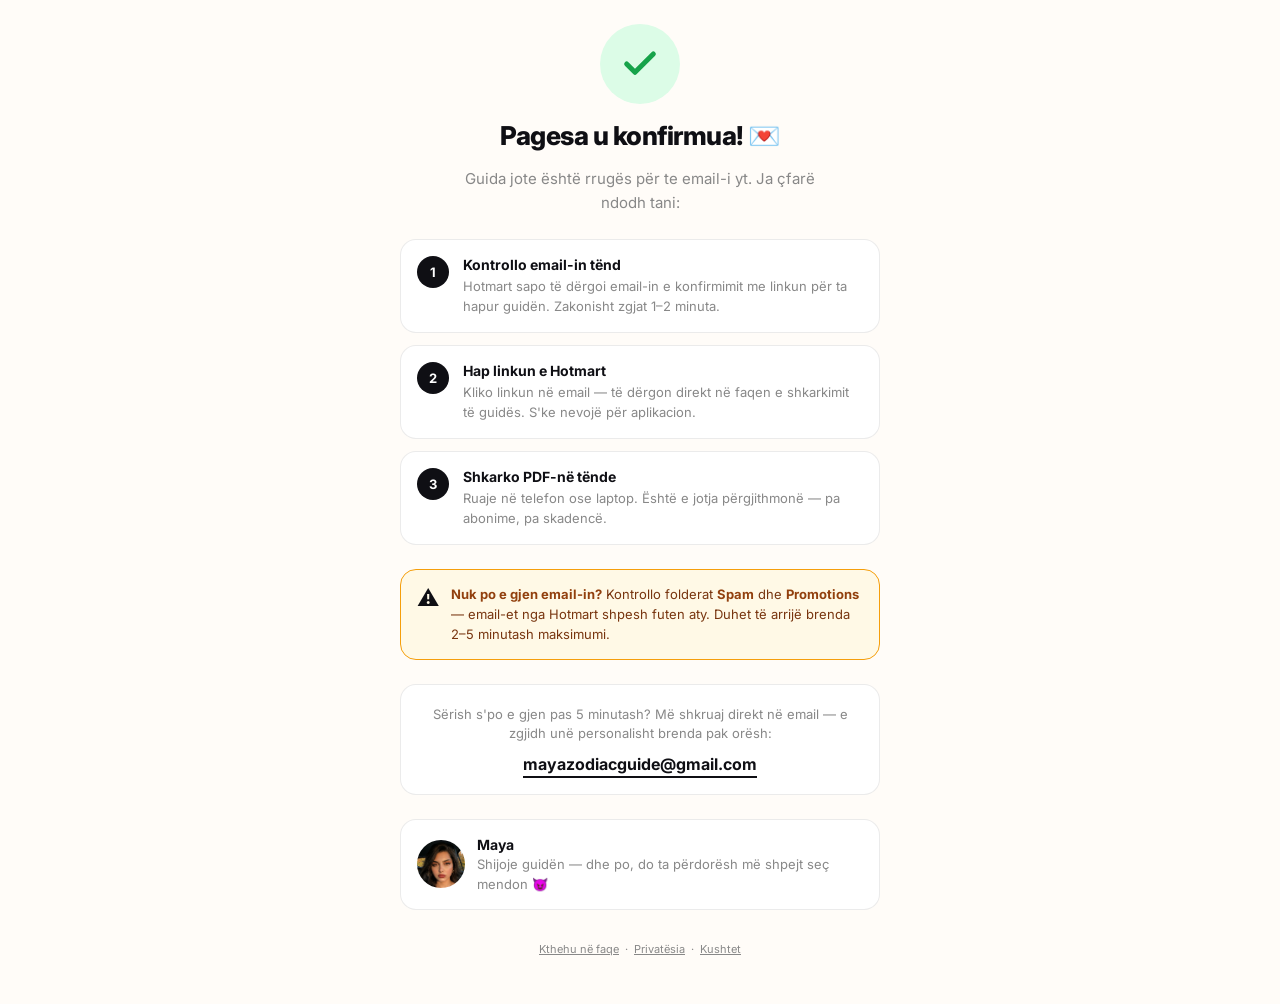
<file: al/thank-you.html>
<!DOCTYPE html>
<html lang="sq">
  <head>
    <meta charset="utf-8">
    <meta name="viewport" content="width=device-width, initial-scale=1">
    <meta name="theme-color" content="#fffcf8">
    <meta name="robots" content="noindex, nofollow">
    <title>Faleminderit! 💌 | Maya Zodiac Guide</title>
    <link rel="preconnect" href="https://fonts.googleapis.com">
    <link rel="preconnect" href="https://fonts.gstatic.com" crossorigin>
    <link href="https://fonts.googleapis.com/css2?family=Inter:wght@400;500;600;700;800;900&family=Playfair+Display:wght@700;800&display=swap" rel="stylesheet">
    <link rel="icon" href="../assets/favicon.svg" type="image/svg+xml">
    <script src="../analytics.js"></script>
    <style>
      *, *::before, *::after { box-sizing: border-box; margin: 0; padding: 0; }

      :root {
        --ink: #0f0f14;
        --paper: #fffcf8;
        --accent: #7c3aed;
        --green: #16a34a;
        --green-light: #dcfce7;
        --muted: #888;
        --line: rgba(0,0,0,0.08);
        --radius: 16px;
      }

      body {
        font-family: 'Inter', sans-serif;
        background: var(--paper);
        color: var(--ink);
        min-height: 100vh;
        display: flex;
        flex-direction: column;
        align-items: center;
        justify-content: center;
        padding: 24px 16px 48px;
      }

      .card {
        max-width: 480px;
        width: 100%;
        display: flex;
        flex-direction: column;
        gap: 24px;
      }

      /* ── Checkmark hero ── */
      .hero {
        display: flex;
        flex-direction: column;
        align-items: center;
        gap: 16px;
        text-align: center;
      }

      .checkmark-ring {
        width: 80px;
        height: 80px;
        border-radius: 50%;
        background: var(--green-light);
        display: flex;
        align-items: center;
        justify-content: center;
        animation: pop 0.5s cubic-bezier(0.34, 1.56, 0.64, 1) both;
      }

      @keyframes pop {
        from { transform: scale(0); opacity: 0; }
        to   { transform: scale(1); opacity: 1; }
      }

      .checkmark-ring svg {
        width: 40px;
        height: 40px;
        stroke: var(--green);
        stroke-width: 3;
        fill: none;
        stroke-linecap: round;
        stroke-linejoin: round;
        stroke-dasharray: 60;
        stroke-dashoffset: 60;
        animation: draw 0.5s 0.3s ease forwards;
      }

      @keyframes draw {
        to { stroke-dashoffset: 0; }
      }

      .hero h1 {
        font-size: 26px;
        font-weight: 800;
        line-height: 1.2;
        letter-spacing: -0.5px;
      }

      .hero p {
        font-size: 15px;
        color: var(--muted);
        line-height: 1.6;
        max-width: 360px;
      }

      /* ── Step cards ── */
      .steps {
        display: flex;
        flex-direction: column;
        gap: 12px;
      }

      .step {
        display: flex;
        gap: 14px;
        align-items: flex-start;
        background: #fff;
        border: 1px solid var(--line);
        border-radius: var(--radius);
        padding: 16px;
      }

      .step-num {
        flex-shrink: 0;
        width: 32px;
        height: 32px;
        border-radius: 50%;
        background: var(--ink);
        color: #fff;
        font-size: 13px;
        font-weight: 700;
        display: flex;
        align-items: center;
        justify-content: center;
      }

      .step-body strong {
        display: block;
        font-size: 14px;
        font-weight: 700;
        margin-bottom: 4px;
      }

      .step-body p {
        font-size: 13px;
        color: var(--muted);
        line-height: 1.5;
      }

      /* ── Spam warning ── */
      .spam-alert {
        background: #fff9e6;
        border: 1px solid #f59e0b;
        border-radius: var(--radius);
        padding: 14px 16px;
        display: flex;
        gap: 12px;
        align-items: flex-start;
      }

      .spam-alert .icon {
        font-size: 22px;
        flex-shrink: 0;
        margin-top: 1px;
      }

      .spam-alert p {
        font-size: 13px;
        line-height: 1.55;
        color: #78350f;
      }

      .spam-alert strong {
        font-weight: 700;
        color: #92400e;
      }

      /* ── Support block ── */
      .support {
        text-align: center;
        border: 1px solid var(--line);
        border-radius: var(--radius);
        padding: 20px;
        background: #fff;
      }

      .support p {
        font-size: 13px;
        color: var(--muted);
        margin-bottom: 10px;
        line-height: 1.5;
      }

      .support a {
        font-size: 16px;
        font-weight: 700;
        color: var(--ink);
        text-decoration: none;
        border-bottom: 2px solid var(--ink);
        padding-bottom: 2px;
        transition: opacity 0.2s;
      }

      .support a:hover {
        opacity: 0.6;
      }

      /* ── Maya avatar ── */
      .maya-sign {
        display: flex;
        align-items: center;
        gap: 12px;
        padding: 16px;
        background: #fff;
        border: 1px solid var(--line);
        border-radius: var(--radius);
      }

      .maya-sign img {
        width: 48px;
        height: 48px;
        border-radius: 50%;
        object-fit: cover;
        object-position: top;
      }

      .maya-sign-text {
        flex: 1;
      }

      .maya-sign-text strong {
        display: block;
        font-size: 14px;
        font-weight: 700;
      }

      .maya-sign-text span {
        font-size: 13px;
        color: var(--muted);
      }

      /* ── Footer ── */
      footer {
        margin-top: 8px;
        text-align: center;
        font-size: 11px;
        color: var(--muted);
      }

      footer a {
        color: var(--muted);
        text-decoration: underline;
      }
    </style>
  </head>
  <body>
    <div class="card">

      <!-- Hero -->
      <div class="hero">
        <div class="checkmark-ring">
          <svg viewBox="0 0 24 24">
            <polyline points="4 12 9 17 20 6"/>
          </svg>
        </div>
        <h1>Pagesa u konfirmua! 💌</h1>
        <p>Guida jote është rrugës për te email-i yt. Ja çfarë ndodh tani:</p>
      </div>

      <!-- Steps -->
      <div class="steps">
        <div class="step">
          <div class="step-num">1</div>
          <div class="step-body">
            <strong>Kontrollo email-in tënd</strong>
            <p>Hotmart sapo të dërgoi email-in e konfirmimit me linkun për ta hapur guidën. Zakonisht zgjat 1–2 minuta.</p>
          </div>
        </div>
        <div class="step">
          <div class="step-num">2</div>
          <div class="step-body">
            <strong>Hap linkun e Hotmart</strong>
            <p>Kliko linkun në email — të dërgon direkt në faqen e shkarkimit të guidës. S'ke nevojë për aplikacion.</p>
          </div>
        </div>
        <div class="step">
          <div class="step-num">3</div>
          <div class="step-body">
            <strong>Shkarko PDF-në tënde</strong>
            <p>Ruaje në telefon ose laptop. Është e jotja përgjithmonë — pa abonime, pa skadencë.</p>
          </div>
        </div>
      </div>

      <!-- Spam warning -->
      <div class="spam-alert">
        <span class="icon">⚠️</span>
        <p><strong>Nuk po e gjen email-in?</strong> Kontrollo folderat <strong>Spam</strong> dhe <strong>Promotions</strong> — email-et nga Hotmart shpesh futen aty. Duhet të arrijë brenda 2–5 minutash maksimumi.</p>
      </div>

      <!-- Support -->
      <div class="support">
        <p>Sërish s'po e gjen pas 5 minutash? Më shkruaj direkt në email — e zgjidh unë personalisht brenda pak orësh:</p>
        <a href="mailto:mayazodiacguide@gmail.com">mayazodiacguide@gmail.com</a>
      </div>

      <!-- Maya sign-off -->
      <div class="maya-sign">
        <img src="../assets/maya-author.webp" alt="Maya">
        <div class="maya-sign-text">
          <strong>Maya</strong>
          <span>Shijoje guidën — dhe po, do ta përdorësh më shpejt seç mendon 😈</span>
        </div>
      </div>

      <footer>
        <a href="/al/">Kthehu në faqe</a> &nbsp;·&nbsp;
        <a href="/privacy">Privatësia</a> &nbsp;·&nbsp;
        <a href="/terms">Kushtet</a>
      </footer>

    </div>

    <script>
      // Track purchase confirmation page view
      document.addEventListener('DOMContentLoaded', () => {
        window.track && window.track('thank_you_page_viewed');
      });
    </script>
  </body>
</html>
</file>
<file: styles.css>
:root {
  --paper: #fffcf8;
  --paper-soft: #fff7ef;
  --ink: #101014;
  --muted: #68606b;
  --line: #e9dfd5;
  --lilac: #b99cff;
  --lilac-soft: #efe8ff;
  --gold: #c6a15b;
  --gold-soft: #fbecd0;
  --cyan: #29e8ff;
  --pink: #ff4fb8;
  --white: #ffffff;
  --shadow: 0 24px 70px rgba(40, 25, 56, 0.14);
}

* {
  box-sizing: border-box;
}

html {
  scroll-behavior: smooth;
}

body {
  margin: 0;
  min-width: 320px;
  background:
    linear-gradient(180deg, rgba(255, 247, 239, 0.72), rgba(255, 252, 248, 0) 620px),
    var(--paper);
  color: var(--ink);
  font-family: Inter, system-ui, -apple-system, BlinkMacSystemFont, "Segoe UI", sans-serif;
  line-height: 1.5;
  overflow-x: hidden;
}

img {
  display: block;
  max-width: 100%;
  -webkit-user-drag: none;
  user-select: none;
  -webkit-touch-callout: none;
}

img,
video,
.hero-visual,
.lifestyle-frame,
.maya-avatar,
.dm-proof-card,
.product-video-frame {
  -webkit-user-select: none;
  user-select: none;
  -webkit-touch-callout: none;
}

a {
  color: inherit;
  text-decoration: none;
}

button {
  font: inherit;
}

::selection {
  background: var(--lilac);
  color: var(--ink);
}

.site-header {
  position: sticky;
  top: 0;
  z-index: 50;
  display: flex;
  align-items: center;
  justify-content: space-between;
  gap: 18px;
  width: min(1160px, calc(100% - 32px));
  margin: 14px auto 0;
  padding: 10px;
  background: rgba(255, 252, 248, 0.86);
  border: 1px solid rgba(233, 223, 213, 0.92);
  border-radius: 8px;
  box-shadow: 0 16px 42px rgba(72, 53, 83, 0.1);
  backdrop-filter: blur(16px);
}

.brand {
  display: inline-flex;
  align-items: center;
  gap: 10px;
  font-size: 0.9rem;
  font-weight: 800;
  min-width: 0;
}

.brand-mark {
  display: grid;
  place-items: center;
  width: 34px;
  height: 34px;
  flex: 0 0 34px;
  color: var(--ink);
  background:
    linear-gradient(135deg, rgba(41, 232, 255, 0.28), transparent 46%),
    linear-gradient(315deg, rgba(255, 79, 184, 0.26), transparent 48%),
    var(--white);
  border: 1px solid var(--line);
  border-radius: 8px;
  font-family: "Playfair Display", Georgia, serif;
  font-size: 1.1rem;
}

.nav-links {
  display: none;
  align-items: center;
  gap: 8px;
  color: var(--muted);
  font-size: 0.88rem;
  font-weight: 700;
}

.nav-links a {
  padding: 10px 12px;
  border-radius: 8px;
}

.nav-links a:hover {
  background: var(--white);
  color: var(--ink);
}

.section-shell {
  width: min(1160px, calc(100% - 32px));
  margin: 0 auto;
}

.section-pad {
  padding: 76px 0;
}

.hero {
  display: grid;
  gap: 34px;
  align-items: center;
  min-height: calc(100svh - 72px);
  padding: 54px 0 56px;
}

.hero-copy {
  position: relative;
  z-index: 2;
}

.eyebrow {
  margin: 0 0 14px;
  color: var(--gold);
  font-size: 0.78rem;
  font-weight: 900;
  text-transform: uppercase;
}

h1,
h2,
h3,
p {
  margin-top: 0;
}

h1,
h2 {
  font-family: "Playfair Display", Georgia, serif;
  line-height: 1.03;
  text-wrap: balance;
}

h1 {
  max-width: 720px;
  margin-bottom: 20px;
  font-size: 3.05rem;
}

h2 {
  margin-bottom: 18px;
  font-size: 2.35rem;
}

h3 {
  margin-bottom: 10px;
  font-size: 1.08rem;
  line-height: 1.2;
}

.hero-subhead,
.section-heading p,
.pricing-copy p,
.maya-lead {
  color: var(--muted);
  font-size: 1.03rem;
}

.hero-subhead {
  max-width: 640px;
  margin-bottom: 28px;
}

.hero-subhead span {
  color: var(--ink);
  font-weight: 900;
  background: linear-gradient(180deg, transparent 56%, rgba(185, 156, 255, 0.34) 56%);
  border-radius: 5px;
  box-decoration-break: clone;
}

.hero-actions,
.footer-links,
.trust-strip {
  display: flex;
  flex-wrap: wrap;
  align-items: center;
  gap: 10px;
}

.cta-button {
  display: inline-flex;
  align-items: center;
  justify-content: center;
  min-height: 54px;
  min-width: 170px;
  padding: 15px 22px;
  cursor: pointer;
  color: var(--white);
  background:
    linear-gradient(135deg, rgba(41, 232, 255, 0.28), transparent 38%),
    linear-gradient(315deg, rgba(255, 79, 184, 0.3), transparent 42%),
    var(--ink);
  border: 0;
  border-radius: 8px;
  box-shadow: 0 18px 40px rgba(16, 16, 20, 0.22);
  font-weight: 900;
  text-align: center;
  transition: transform 160ms ease, box-shadow 160ms ease, opacity 160ms ease;
}

.cta-button:hover {
  box-shadow: 0 22px 52px rgba(16, 16, 20, 0.3);
  transform: translateY(-1px);
}

.cta-button:active {
  transform: translateY(1px) scale(0.99);
}

.text-link {
  display: inline-flex;
  align-items: center;
  min-height: 48px;
  padding: 12px 6px;
  color: var(--ink);
  font-weight: 800;
  text-decoration: underline;
  text-decoration-color: var(--lilac);
  text-decoration-thickness: 3px;
  text-underline-offset: 5px;
}

.trust-strip {
  margin-top: 24px;
}

.trust-strip > span,
.zodiac-board span {
  display: inline-flex;
  align-items: center;
  gap: 7px;
  min-height: 36px;
  padding: 8px 12px;
  background:
    linear-gradient(135deg, rgba(239, 232, 255, 0.46), rgba(255, 255, 255, 0.88)),
    var(--white);
  border: 1px solid rgba(233, 223, 213, 0.98);
  border-radius: 8px;
  color: var(--muted);
  font-size: 0.86rem;
  font-weight: 800;
  box-shadow: 0 12px 30px rgba(65, 48, 75, 0.07);
}

.trust-mark {
  display: inline-grid;
  place-items: center;
  width: 24px;
  height: 24px;
  color: var(--ink);
  background:
    linear-gradient(135deg, rgba(41, 232, 255, 0.18), transparent 48%),
    linear-gradient(315deg, rgba(255, 79, 184, 0.2), transparent 48%),
    var(--lilac-soft);
  border-radius: 7px;
  font-size: 0.75rem;
  font-weight: 900;
}

.trust-mark-hot {
  color: var(--white);
  background: #ff4f5f;
}

.hero-visual {
  position: relative;
  overflow: hidden;
  height: clamp(360px, 116vw, 480px);
  min-height: 320px;
  border: 1px solid rgba(233, 223, 213, 0.95);
  border-radius: 8px;
  box-shadow: var(--shadow);
  background: var(--white);
}

.hero-visual::before {
  content: "";
  position: absolute;
  inset: 0;
  z-index: 1;
  pointer-events: none;
  background:
    linear-gradient(90deg, rgba(255, 252, 248, 0.82), rgba(255, 252, 248, 0.08) 55%),
    linear-gradient(180deg, rgba(255, 255, 255, 0), rgba(255, 252, 248, 0.2));
}

.hero-visual img {
  width: 100%;
  height: 100%;
  object-fit: cover;
}

.hero-visual img.hero-photo {
  object-position: center 38%;
}

.floating-note {
  position: absolute;
  z-index: 3;
  display: block;
  max-width: min(205px, calc(100% - 28px));
  padding: 11px 12px;
  background: rgba(255, 255, 255, 0.88);
  border: 1px solid rgba(233, 223, 213, 0.92);
  border-radius: 8px;
  box-shadow: 0 18px 36px rgba(48, 31, 60, 0.12);
  backdrop-filter: blur(12px);
}

.note-one {
  right: 14px;
  top: 14px;
}

.note-two {
  left: 14px;
  bottom: 14px;
}

.note-kicker {
  display: block;
  margin-bottom: 4px;
  color: var(--gold);
  font-size: 0.66rem;
  font-weight: 900;
  text-transform: uppercase;
}

.floating-note strong {
  display: block;
  font-size: 0.94rem;
  line-height: 1.24;
}

.section-heading {
  max-width: 760px;
  margin-bottom: 32px;
}

.scenario-list,
.feature-grid,
.choice-grid {
  display: grid;
  gap: 14px;
}

.scenario-card,
.feature-card,
.not-item,
.price-panel,
.final-panel,
.faq details {
  background: rgba(255, 255, 255, 0.82);
  border: 1px solid var(--line);
  border-radius: 8px;
  box-shadow: 0 18px 46px rgba(65, 48, 75, 0.08);
}

.scenario-card {
  position: relative;
  overflow: hidden;
  padding: 20px 20px 20px 22px;
  background:
    linear-gradient(135deg, rgba(239, 232, 255, 0.52), transparent 43%),
    linear-gradient(315deg, rgba(255, 79, 184, 0.08), transparent 42%),
    rgba(255, 255, 255, 0.88);
}

.scenario-card::before {
  content: "";
  position: absolute;
  inset: 0 auto 0 0;
  width: 4px;
  background: linear-gradient(180deg, var(--lilac), var(--pink));
}

.scenario-card p {
  position: relative;
  margin-bottom: 0;
  color: var(--ink);
  font-size: 1.06rem;
  font-weight: 800;
  line-height: 1.46;
}

.scenario-card mark {
  padding: 0 0.16em;
  color: var(--ink);
  background: linear-gradient(180deg, transparent 50%, rgba(185, 156, 255, 0.36) 50%);
  border-radius: 4px;
  box-decoration-break: clone;
}

.scenario-card strong {
  color: var(--pink);
  font-weight: 900;
}

.scenario-tag {
  position: relative;
  display: inline-flex;
  align-items: center;
  gap: 7px;
  margin-bottom: 10px;
  padding: 6px 8px;
  background: rgba(255, 252, 248, 0.76);
  border: 1px solid rgba(233, 223, 213, 0.76);
  border-radius: 8px;
  color: var(--muted);
  font-size: 0.78rem;
  font-weight: 900;
  text-transform: uppercase;
}

.scenario-dot {
  width: 9px;
  height: 9px;
  background: var(--lilac);
  border-radius: 50%;
  box-shadow: 0 0 0 5px rgba(185, 156, 255, 0.16);
}

.scenario-dot-gold {
  background: var(--gold);
  box-shadow: 0 0 0 5px rgba(198, 161, 91, 0.16);
}

.scenario-dot-hot {
  background: var(--pink);
  box-shadow: 0 0 0 5px rgba(255, 79, 184, 0.14);
}

.big-line {
  position: relative;
  max-width: 820px;
  margin: 30px 0 0;
  padding: 20px;
  background:
    linear-gradient(135deg, rgba(251, 236, 208, 0.76), rgba(255, 255, 255, 0.86)),
    var(--white);
  border: 1px solid rgba(198, 161, 91, 0.3);
  border-radius: 8px;
  box-shadow: 0 18px 46px rgba(65, 48, 75, 0.08);
  font-family: "Playfair Display", Georgia, serif;
  font-size: 1.8rem;
  font-weight: 800;
  line-height: 1.12;
}

.big-line::before {
  content: "Bottom line";
  display: block;
  margin-bottom: 9px;
  color: var(--gold);
  font-family: Inter, system-ui, sans-serif;
  font-size: 0.74rem;
  font-weight: 900;
  letter-spacing: 0;
  text-transform: uppercase;
}

.big-line span {
  background: linear-gradient(180deg, transparent 58%, rgba(198, 161, 91, 0.3) 58%);
  border-radius: 5px;
  box-decoration-break: clone;
}

.inside {
  position: relative;
}

.inside::before,
.anti-toxic::before {
  content: "";
  position: absolute;
  left: 50%;
  z-index: -1;
  width: 100vw;
  height: 100%;
  transform: translateX(-50%);
  background:
    linear-gradient(180deg, rgba(239, 232, 255, 0.36), rgba(255, 252, 248, 0)),
    var(--paper);
}

.feature-card {
  padding: 22px;
}

.feature-card p,
.not-item p,
.faq p,
.price-panel p,
.final-panel p {
  color: var(--muted);
}

.feature-icon {
  display: grid;
  place-items: center;
  width: 44px;
  height: 44px;
  margin-bottom: 18px;
  color: var(--ink);
  background:
    linear-gradient(135deg, rgba(41, 232, 255, 0.2), transparent 48%),
    linear-gradient(315deg, rgba(255, 79, 184, 0.2), transparent 48%),
    var(--lilac-soft);
  border: 1px solid rgba(185, 156, 255, 0.55);
  border-radius: 8px;
  font-weight: 900;
}

.zodiac-board {
  display: flex;
  flex-wrap: wrap;
  gap: 9px;
  margin-top: 28px;
}

.product-video-frame {
  position: relative;
  overflow: hidden;
  width: min(100%, 360px);
  margin-inline: auto;
  padding: 10px;
  background: var(--ink);
  border: 1px solid rgba(255, 255, 255, 0.12);
  border-radius: 42px;
  box-shadow:
    0 24px 70px rgba(16, 16, 20, 0.2),
    inset 0 0 0 1px rgba(0, 0, 0, 0.36);
}

.product-video-frame::before {
  content: "";
  position: absolute;
  z-index: 2;
  top: 20px;
  left: 50%;
  width: 76px;
  height: 7px;
  background: rgba(5, 5, 7, 0.82);
  border-radius: 999px;
  box-shadow: 0 0 0 1px rgba(255, 255, 255, 0.06);
  transform: translateX(-50%);
}

.product-video-frame video,
.product-video-frame img {
  display: block;
  width: 100%;
  height: auto;
  aspect-ratio: 9 / 16;
  object-fit: cover;
  background: var(--white);
  border-radius: 32px;
  pointer-events: none;
}

.lifestyle-break {
  margin-top: -28px;
  margin-bottom: -20px;
}

.lifestyle-frame {
  position: relative;
  overflow: hidden;
  height: clamp(360px, 108vw, 520px);
  margin: 0;
  background: var(--ink);
  border: 1px solid rgba(233, 223, 213, 0.95);
  border-radius: 8px;
  box-shadow: var(--shadow);
}

.lifestyle-frame::after {
  content: "";
  position: absolute;
  inset: 0;
  pointer-events: none;
  background:
    linear-gradient(180deg, transparent 35%, rgba(16, 16, 20, 0.7)),
    linear-gradient(135deg, rgba(41, 232, 255, 0.12), transparent 34%),
    linear-gradient(315deg, rgba(255, 79, 184, 0.18), transparent 38%);
}

.lifestyle-frame img {
  width: 100%;
  height: 100%;
  object-fit: cover;
  object-position: center 34%;
}

.lifestyle-frame figcaption {
  position: absolute;
  right: 16px;
  bottom: 16px;
  left: 16px;
  z-index: 2;
  max-width: 560px;
  color: var(--white);
}

.lifestyle-frame figcaption span {
  display: inline-flex;
  margin-bottom: 8px;
  padding: 7px 9px;
  color: var(--ink);
  background: rgba(255, 252, 248, 0.86);
  border-radius: 8px;
  font-size: 0.74rem;
  font-weight: 900;
  text-transform: uppercase;
}

.lifestyle-frame figcaption strong {
  display: block;
  font-family: "Playfair Display", Georgia, serif;
  font-size: 1.85rem;
  line-height: 1.04;
}

.anti-toxic {
  position: relative;
}

.not-list {
  display: grid;
  gap: 12px;
}

.not-item {
  display: grid;
  grid-template-columns: 56px 1fr;
  gap: 14px;
  align-items: start;
  padding: 18px;
}

.not-item span {
  color: var(--pink);
  font-weight: 900;
}

.not-item p {
  margin-bottom: 0;
  font-weight: 700;
}

.truth-box {
  margin-top: 18px;
  padding: 24px;
  color: var(--ink);
  background: var(--gold-soft);
  border: 1px solid rgba(198, 161, 91, 0.34);
  border-radius: 8px;
}

.truth-box p {
  margin-bottom: 0;
  font-family: "Playfair Display", Georgia, serif;
  font-size: 1.55rem;
  font-weight: 800;
  line-height: 1.16;
}

.maya {
  position: relative;
}

.maya-card {
  padding: 20px;
  background:
    radial-gradient(circle at top left, rgba(255, 79, 184, 0.16), transparent 34%),
    radial-gradient(circle at bottom right, rgba(185, 156, 255, 0.22), transparent 38%),
    var(--white);
  border: 1px solid var(--line);
  border-radius: 8px;
  box-shadow: var(--shadow);
}

.maya-topline {
  display: grid;
  grid-template-columns: 1fr;
  gap: 16px;
  align-items: start;
  margin-bottom: 20px;
}

.maya-avatar {
  overflow: hidden;
  width: min(180px, 58vw);
  height: 220px;
  background:
    linear-gradient(135deg, rgba(41, 232, 255, 0.2), transparent 46%),
    linear-gradient(315deg, rgba(255, 79, 184, 0.28), transparent 48%),
    var(--paper-soft);
  border: 1px solid var(--line);
  border-radius: 30px;
  box-shadow: 0 16px 36px rgba(61, 37, 78, 0.12);
}

.maya-avatar img {
  width: 100%;
  height: 100%;
  object-fit: cover;
  object-position: center 38%;
}

.maya-topline .eyebrow {
  margin-bottom: 8px;
}

.maya-topline h2 {
  margin-bottom: 0;
  max-width: 720px;
  font-size: 2.18rem;
}

.maya-lead {
  margin-bottom: 16px;
  line-height: 1.55;
}

.maya-lead strong {
  color: var(--ink);
  font-weight: 900;
}

.maya-list-grid {
  display: grid;
  gap: 12px;
}

.maya-list-card {
  padding: 14px;
  border: 1px solid var(--line);
  border-radius: 8px;
  background: rgba(255, 252, 248, 0.78);
}

.maya-list-card h3 {
  margin-bottom: 12px;
  font-size: 1rem;
}

.maya-list-card ul {
  display: grid;
  gap: 8px;
  padding: 0;
  margin: 0;
  list-style: none;
}

.maya-list-card li {
  display: grid;
  grid-template-columns: 26px 1fr;
  gap: 8px;
  align-items: start;
}

.maya-list-card li span {
  line-height: 1.35;
}

.maya-list-card .no-badge {
  display: inline-grid;
  place-items: center;
  width: 20px;
  height: 20px;
  margin-top: 1px;
  color: var(--white);
  background: #ff4f5f;
  border-radius: 5px;
  font-size: 0.78rem;
  font-weight: 900;
  line-height: 1;
}

.maya-list-card li p {
  margin-bottom: 0;
  color: var(--muted);
  font-size: 0.92rem;
  font-weight: 700;
  line-height: 1.4;
}

.maya-list-yes {
  background:
    linear-gradient(135deg, rgba(239, 232, 255, 0.72), rgba(255, 252, 248, 0.86)),
    var(--white);
}

.maya-list-no h3 {
  color: var(--muted);
}

.maya-signoff {
  margin: 14px 0 0;
  color: var(--ink);
  font-family: "Playfair Display", Georgia, serif;
  font-size: 1.2rem;
  font-weight: 800;
  line-height: 1.2;
}

.pricing {
  display: grid;
  gap: 22px;
  align-items: stretch;
}

.check-list {
  display: grid;
  gap: 10px;
  padding: 0;
  margin: 22px 0 0;
  list-style: none;
}

.check-list li {
  position: relative;
  padding-left: 28px;
  color: var(--ink);
  font-weight: 800;
}

.check-list li::before {
  content: "";
  position: absolute;
  top: 8px;
  left: 0;
  width: 14px;
  height: 8px;
  border-bottom: 3px solid var(--gold);
  border-left: 3px solid var(--gold);
  transform: rotate(-45deg);
}

.price-panel {
  display: flex;
  flex-direction: column;
  justify-content: flex-start;
  padding: 26px;
  background:
    linear-gradient(135deg, rgba(239, 232, 255, 0.7), rgba(255, 255, 255, 0.76)),
    var(--white);
}

.pricing-preview {
  margin-bottom: 18px;
  text-align: center;
}

.preview-label {
  display: inline-flex;
  margin-bottom: 10px;
  padding: 7px 10px;
  color: var(--ink);
  background: var(--gold-soft);
  border: 1px solid rgba(198, 161, 91, 0.34);
  border-radius: 999px;
  font-size: 0.74rem;
  font-weight: 900;
  text-transform: uppercase;
}

.price-panel .product-video-frame {
  width: min(100%, 260px);
}

.price-label {
  color: var(--gold);
  font-size: 0.82rem;
  font-weight: 900;
  text-transform: uppercase;
}

.price-panel strong {
  margin: 8px 0 12px;
  font-family: "Playfair Display", Georgia, serif;
  font-size: 4rem;
  line-height: 1;
}

.price-panel .cta-button {
  width: 100%;
  margin: 16px 0 12px;
}

.price-panel small {
  color: var(--muted);
  font-size: 0.78rem;
}

.honest-sales {
  margin-top: -38px;
  margin-bottom: 76px;
}

.honest-panel {
  padding: 18px;
  background:
    linear-gradient(135deg, rgba(255, 79, 184, 0.1), transparent 34%),
    linear-gradient(315deg, rgba(185, 156, 255, 0.18), transparent 38%),
    var(--white);
  border: 1px solid var(--line);
  border-radius: 8px;
  box-shadow: 0 18px 46px rgba(65, 48, 75, 0.08);
}

.honest-panel h2 {
  max-width: 760px;
  margin-bottom: 12px;
  font-size: 1.92rem;
}

.honest-lead {
  max-width: 820px;
  margin-bottom: 14px;
  color: var(--muted);
  font-size: 0.98rem;
  font-weight: 700;
}

.honest-lead strong {
  color: var(--ink);
  font-weight: 900;
  background: linear-gradient(180deg, transparent 56%, rgba(251, 236, 208, 0.85) 56%);
  border-radius: 5px;
  box-decoration-break: clone;
}

.honest-grid {
  display: grid;
  gap: 10px;
}

.honest-item {
  display: grid;
  grid-template-columns: 26px 1fr;
  gap: 9px;
  align-items: start;
  padding: 10px;
  background: rgba(255, 252, 248, 0.74);
  border: 1px solid rgba(233, 223, 213, 0.86);
  border-radius: 8px;
}

.honest-badge {
  display: inline-grid;
  place-items: center;
  width: 24px;
  height: 24px;
  margin-top: 1px;
  border-radius: 7px;
  color: var(--white);
  font-size: 0.82rem;
  font-weight: 900;
  line-height: 1;
}

.honest-badge-no {
  background: #ff4f5f;
}

.honest-item p {
  margin-bottom: 0;
  color: var(--muted);
  font-size: 0.91rem;
  font-weight: 700;
  line-height: 1.36;
}

.honest-item strong {
  color: var(--ink);
  font-weight: 900;
}

.dm-proof-card {
  max-width: 680px;
  margin: 0 auto;
  padding: 10px;
  background:
    linear-gradient(135deg, rgba(41, 232, 255, 0.12), transparent 36%),
    linear-gradient(315deg, rgba(255, 79, 184, 0.14), transparent 38%),
    var(--white);
  border: 1px solid var(--line);
  border-radius: 8px;
  box-shadow: var(--shadow);
}

.dm-proof-card img {
  width: 100%;
  height: auto;
  border-radius: 7px;
}

.final-panel {
  padding: 24px;
  text-align: center;
  background:
    linear-gradient(135deg, rgba(41, 232, 255, 0.14), transparent 36%),
    linear-gradient(315deg, rgba(255, 79, 184, 0.14), transparent 38%),
    var(--white);
}

.final-panel h2 {
  max-width: 780px;
  margin-inline: auto;
}

.choice-grid {
  margin: 26px 0 22px;
  text-align: left;
}

.choice-grid article {
  padding: 20px;
  border-radius: 8px;
}

.choice-card {
  position: relative;
  overflow: hidden;
  min-height: 220px;
}

.choice-label {
  display: inline-flex;
  align-items: center;
  min-height: 32px;
  margin-bottom: 18px;
  padding: 7px 10px;
  border-radius: 8px;
  font-size: 0.76rem;
  font-weight: 900;
  text-transform: uppercase;
}

.choice-card h3 {
  font-family: "Playfair Display", Georgia, serif;
  font-size: 1.85rem;
}

.choice-card p {
  margin-bottom: 0;
  font-size: 1.02rem;
  font-weight: 800;
}

.choice-card-old {
  background:
    linear-gradient(180deg, rgba(104, 96, 107, 0.06), rgba(104, 96, 107, 0.02)),
    rgba(255, 252, 248, 0.72);
  border: 1px solid var(--line);
}

.choice-card-old .choice-label {
  color: var(--muted);
  background: rgba(104, 96, 107, 0.1);
}

.choice-card-old h3 {
  color: var(--muted);
}

.choice-card-old::after {
  content: "";
  position: absolute;
  right: 18px;
  bottom: 18px;
  width: 78px;
  height: 78px;
  border: 1px solid rgba(104, 96, 107, 0.14);
  border-radius: 50%;
}

.choice-card-new {
  background:
    linear-gradient(135deg, rgba(41, 232, 255, 0.2), transparent 34%),
    linear-gradient(315deg, rgba(255, 79, 184, 0.2), transparent 36%),
    var(--ink);
  border: 1px solid rgba(16, 16, 20, 0.86);
  box-shadow: 0 24px 58px rgba(16, 16, 20, 0.22);
}

.choice-card-new .choice-label {
  color: var(--ink);
  background: var(--gold-soft);
}

.choice-card-new h3,
.choice-card-new p {
  color: var(--white);
}

.choice-card-new::after {
  content: "";
  position: absolute;
  right: -28px;
  bottom: -28px;
  width: 142px;
  height: 142px;
  border: 1px solid rgba(255, 255, 255, 0.14);
  border-radius: 50%;
}

.final-line {
  max-width: 640px;
  margin: 0 auto 24px;
  color: var(--ink);
  font-family: "Playfair Display", Georgia, serif;
  font-size: 1.52rem;
  font-weight: 800;
  line-height: 1.16;
}

.faq-list {
  display: grid;
  gap: 12px;
}

.faq details {
  padding: 0;
}

.faq summary {
  display: flex;
  justify-content: space-between;
  gap: 18px;
  padding: 18px;
  cursor: pointer;
  font-weight: 900;
  list-style: none;
}

.faq summary::-webkit-details-marker {
  display: none;
}

.faq summary::after {
  content: "+";
  flex: 0 0 auto;
  color: var(--gold);
  font-size: 1.35rem;
  line-height: 1;
  transition: transform 160ms ease;
}

.faq details[open] summary::after {
  transform: rotate(45deg);
}

.faq p {
  padding: 0 18px 20px;
  margin-bottom: 0;
}

.site-footer {
  display: grid;
  gap: 22px;
  width: min(1160px, calc(100% - 32px));
  margin: 0 auto;
  padding: 38px 0 104px;
  color: var(--muted);
  border-top: 1px solid var(--line);
}

.site-footer strong {
  color: var(--ink);
}

.site-footer p {
  margin-bottom: 0;
}

.footer-links a {
  color: var(--ink);
  font-weight: 800;
  text-decoration: underline;
  text-decoration-color: var(--lilac);
  text-underline-offset: 4px;
}

.copyright {
  font-size: 0.84rem;
}

.mobile-cta {
  position: fixed;
  right: 0;
  bottom: 0;
  left: 0;
  z-index: 60;
  padding: 10px 16px 14px;
  background: rgba(255, 252, 248, 0.86);
  border-top: 1px solid var(--line);
  backdrop-filter: blur(16px);
}

.mobile-cta .cta-button {
  width: 100%;
  min-height: 52px;
}

@media (min-width: 720px) {
  .nav-links {
    display: flex;
  }

  .section-shell,
  .site-header,
  .site-footer {
    width: min(1160px, calc(100% - 48px));
  }

  .section-pad {
    padding: 96px 0;
  }

  .hero {
    grid-template-columns: 1fr 1fr;
    gap: 26px;
    padding: 74px 0 72px;
  }

  h1 {
    font-size: 4.05rem;
  }

  h2 {
    font-size: 3.25rem;
  }

  .hero-subhead,
  .section-heading p,
  .pricing-copy p,
  .maya-lead {
    font-size: 1.12rem;
  }

  .hero-visual {
    height: 560px;
    min-height: 560px;
  }

  .floating-note {
    max-width: 190px;
    padding: 14px;
  }

  .floating-note strong {
    font-size: 1rem;
  }

  .note-one {
    right: 24px;
    top: 28px;
  }

  .note-two {
    left: 22px;
    bottom: 22px;
  }

  .note-kicker {
    font-size: 0.72rem;
  }

  .scenario-list,
  .feature-grid {
    grid-template-columns: repeat(3, minmax(0, 1fr));
  }

  .feature-grid {
    grid-template-columns: repeat(4, minmax(0, 1fr));
  }

  .choice-grid,
  .pricing {
    grid-template-columns: repeat(2, minmax(0, 1fr));
  }

  .honest-sales {
    margin-top: -48px;
    margin-bottom: 96px;
  }

  .honest-panel {
    padding: 28px;
  }

  .honest-panel h2 {
    font-size: 2.55rem;
  }

  .honest-grid {
    grid-template-columns: repeat(3, minmax(0, 1fr));
  }

  .maya-card {
    max-width: 980px;
    margin-inline: auto;
    padding: 32px;
  }

  .maya-topline {
    grid-template-columns: 220px 1fr;
    gap: 24px;
    align-items: end;
    margin-bottom: 22px;
  }

  .maya-avatar {
    width: 220px;
    height: 270px;
    border-radius: 34px;
  }

  .maya-topline h2 {
    font-size: 2.62rem;
  }

  .maya-list-grid {
    grid-template-columns: repeat(2, minmax(0, 1fr));
  }

  .big-line {
    font-size: 2.45rem;
  }

  .truth-box p {
    font-size: 2.2rem;
  }

  .final-panel {
    padding: 44px;
  }

  .site-footer {
    grid-template-columns: 1fr auto auto;
    align-items: start;
    padding-bottom: 46px;
  }

  .mobile-cta {
    display: none;
  }
}

@media (min-width: 1040px) {
  .hero {
    grid-template-columns: 1.06fr 0.94fr;
    gap: 42px;
  }

  h1 {
    font-size: 4.55rem;
  }

  .maya-topline {
    grid-template-columns: 260px 1fr;
  }

  .maya-avatar {
    width: 260px;
    height: 320px;
  }

  .maya-topline h2 {
    font-size: 3.1rem;
  }
}

@media (max-width: 420px) {
  .brand span:last-child {
    max-width: 190px;
    overflow: hidden;
    text-overflow: ellipsis;
    white-space: nowrap;
  }

  h1 {
    font-size: 2.62rem;
  }

  h2 {
    font-size: 2.08rem;
  }

  .maya-topline {
    grid-template-columns: 1fr;
    gap: 14px;
  }

  .maya-avatar {
    width: 148px;
    height: 184px;
    border-radius: 28px;
  }

  .maya-topline h2 {
    font-size: 2rem;
  }

  .feature-grid {
    gap: 12px;
  }

  .not-item {
    grid-template-columns: 42px 1fr;
  }

  .price-panel strong {
    font-size: 3.35rem;
  }
}

@media (prefers-reduced-motion: reduce) {
  *,
  *::before,
  *::after {
    scroll-behavior: auto !important;
    transition-duration: 0.001ms !important;
    animation-duration: 0.001ms !important;
    animation-iteration-count: 1 !important;
  }
}

/* =========================================================================
   HOTMART OVERRIDE — prevent hotmart-fb.min.css from hijacking button styles
   ========================================================================= */
a.cta-button,
a.cta-button.hotmart-fb,
a.cta-button.hotmart__button-checkout,
a.js-checkout.hotmart-fb {
  display: inline-flex !important;
  align-items: center !important;
  justify-content: center !important;
  background: var(--ink, #0f0f14) !important;
  background-image: none !important;
  color: #fff !important;
  border: none !important;
  border-radius: 14px !important;
  font-weight: 700 !important;
  font-family: inherit !important;
  text-decoration: none !important;
  text-align: center !important;
  cursor: pointer !important;
  box-shadow: none !important;
  border-image: none !important;
  outline: none !important;
}
</file>
<file: quiz.css>
/* quiz.css - Styles specifically for the interactive quiz/chat funnel */

:root {
  --paper: #fffcf8;
  --paper-dark: #f0ebd8;
  --ink: #101014;
  --muted: #68606b;
  --line: #e9dfd5;
  --lilac: #b99cff;
  --lilac-soft: #efe8ff;
  --gold: #c6a15b;
  --gold-soft: #fbecd0;
  --cyan: #29e8ff;
  --pink: #ff4fb8;
  --white: #ffffff;
  --shadow: 0 24px 70px rgba(40, 25, 56, 0.14);
}

.quiz-body {
  background-color: var(--paper);
  font-family: 'Inter', sans-serif;
  margin: 0;
  padding: 0;
  display: flex;
  justify-content: center;
  min-height: 100vh;
  min-height: 100dvh;
}

#app-container {
  width: 100%;
  max-width: 480px; /* Mobile-first container */
  background: #fff;
  min-height: 100vh;
  min-height: 100dvh;
  box-shadow: 0 0 20px rgba(0,0,0,0.05);
  position: relative;
  overflow: hidden;
}

.step-container {
  display: none;
  padding: 24px;
  flex-direction: column;
  min-height: 100vh;
  min-height: 100dvh;
  box-sizing: border-box;
}

/* Step 2 is special — it must fill exactly the viewport height so header/progress stay sticky */
#step-2 {
  padding: 0;
  height: 100vh;
  height: 100dvh; /* dynamic viewport height — accounts for mobile browser bars */
  overflow: hidden;
}

.step-container.active {
  display: flex;
  animation: fadeIn 0.4s ease forwards;
}

@keyframes fadeIn {
  from { opacity: 0; transform: translateY(10px); }
  to { opacity: 1; transform: translateY(0); }
}

/* ========================================================================= */
/* STEP 1: ONBOARDING MULTI-STEP */
/* ========================================================================= */
.onboarding-header {
  text-align: center;
  margin-bottom: 24px;
  margin-top: 20px;
}

.maya-avatar-large {
  width: 100px;
  height: 100px;
  border-radius: 50%;
  object-fit: cover;
  margin-bottom: 16px;
  border: 2px solid var(--paper-dark, #f0ebd8);
}

.onboarding-header h1 {
  font-family: 'Playfair Display', serif;
  font-size: 28px;
  margin: 0 0 8px 0;
}

.onboarding-header p {
  color: #555;
  font-size: 15px;
  line-height: 1.4;
  margin: 0;
}

.onboarding-progress-container {
  margin-bottom: 24px;
}

.onboarding-progress-bg {
  height: 4px;
  background: #eee;
  border-radius: 2px;
  overflow: hidden;
}

.onboarding-progress-fill {
  height: 100%;
  background: #000;
  width: 20%;
  transition: width 0.4s ease;
}

.onboarding-form {
  position: relative;
  flex: 1;
}

.form-step {
  display: none;
  flex-direction: column;
  gap: 20px;
  animation: slideInRight 0.3s ease forwards;
}

.form-step.active {
  display: flex;
}

@keyframes slideInRight {
  from { opacity: 0; transform: translateX(20px); }
  to { opacity: 1; transform: translateX(0); }
}

.form-group {
  display: flex;
  flex-direction: column;
  gap: 8px;
}

.form-group label {
  font-weight: 600;
  font-size: 16px;
  color: #333;
}

.form-group input,
.form-group select {
  padding: 16px;
  border: 1px solid #ddd;
  border-radius: 12px;
  font-size: 16px;
  font-family: 'Inter', sans-serif;
  background: #fafafa;
  transition: border-color 0.2s, box-shadow 0.2s;
  -webkit-appearance: none;
}

.form-group input:focus,
.form-group select:focus {
  outline: none;
  border-color: #000;
  box-shadow: 0 0 0 2px rgba(0,0,0,0.1);
}

.options-list {
  display: flex;
  flex-direction: column;
  gap: 12px;
}

.options-grid {
  display: grid;
  grid-template-columns: repeat(2, 1fr);
  gap: 12px;
}

.option-btn {
  background: #fafafa;
  border: 1px solid #ddd;
  border-radius: 12px;
  padding: 16px;
  font-size: 15px;
  font-family: 'Inter', sans-serif;
  color: #333;
  text-align: left;
  cursor: pointer;
  transition: all 0.2s ease;
  width: 100%;
}

.option-btn:hover {
  background: #f0f0f0;
  border-color: #ccc;
}

.option-btn:active, .option-btn.selected {
  background: #000;
  color: #fff;
  border-color: #000;
  transform: scale(0.98);
}

/* ========================================================================= */
/* STEP 2: CHAT SIMULATION */
/* ========================================================================= */
.imessage-header {
  display: flex;
  align-items: center;
  justify-content: space-between;
  padding: 12px 16px;
  background: rgba(255, 255, 255, 0.97);
  backdrop-filter: blur(10px);
  border-bottom: 1px solid #eee;
  flex-shrink: 0; /* don't let it shrink in flex layout */
  z-index: 10;
}

.imessage-back, .imessage-info {
  color: #007aff;
  font-size: 24px;
  cursor: pointer;
  width: 30px;
}

.imessage-info { font-size: 20px; text-align: right; }

.imessage-contact {
  display: flex;
  flex-direction: column;
  align-items: center;
}

.imessage-avatar {
  width: 36px;
  height: 36px;
  border-radius: 50%;
  background: linear-gradient(135deg, #ddd, #bbb);
  margin-bottom: 4px;
  overflow: hidden;
  flex-shrink: 0;
}

.imessage-avatar img {
  width: 100%;
  height: 100%;
  object-fit: cover;
  border-radius: 50%;
}

.imessage-contact span {
  font-weight: 600;
  font-size: 12px;
}

.imessage-contact small {
  font-size: 10px;
  color: #888;
}

/* Progress Bar */
.progress-container {
  margin-bottom: 12px;
  text-align: center;
  padding: 0 16px;
  flex-shrink: 0; /* don't let it shrink in flex layout */
}

.progress-bar-bg {
  height: 6px;
  background: #eee;
  border-radius: 3px;
  overflow: hidden;
  margin-bottom: 8px;
}

.progress-bar-fill {
  height: 100%;
  background: linear-gradient(90deg, #34c759, #30d158);
  width: 0%;
  transition: width 0.8s cubic-bezier(0.4, 0, 0.2, 1), background-color 0.3s;
}

.progress-bar-fill.critical {
  background: #ff3b30;
}

.progress-text {
  font-size: 12px;
  font-weight: 600;
  color: #555;
  transition: color 0.3s;
}
.progress-text.critical { color: #ff3b30; }

/* Chat Window */
.chat-window {
  flex: 1;
  display: flex;
  flex-direction: column;
  gap: 12px;
  padding: 8px 24px 200px 24px; /* bottom space for choices panel */
  overflow-y: auto;
  -webkit-overflow-scrolling: touch;
  /* Ensure messages start from top, not stretched */
  align-content: flex-start;
}

.msg-wrapper {
  display: flex;
  flex-direction: column;
  max-width: 75%;
}

.msg-wrapper.received { align-self: flex-start; }
.msg-wrapper.sent { align-self: flex-end; align-items: flex-end; }

.msg-bubble {
  padding: 10px 14px;
  border-radius: 18px;
  font-size: 15px;
  line-height: 1.3;
  animation: popIn 0.3s cubic-bezier(0.175, 0.885, 0.32, 1.275) forwards;
  transform-origin: bottom center;
}

.received .msg-bubble {
  background: #e9e9eb;
  color: #000;
  border-bottom-left-radius: 4px;
}

.sent .msg-bubble {
  background: #007aff;
  color: #fff;
  border-bottom-right-radius: 4px;
}

.sent .msg-bubble.failed {
  background: #34c759; /* Turn SMS green when failed to simulate fallback */
}

.msg-status {
  font-size: 11px;
  color: #8e8e93;
  margin-top: 4px;
  padding: 0 4px;
  animation: fadeIn 0.3s ease forwards;
}

.msg-status.error { color: #ff3b30; font-weight: 600; }

@keyframes popIn {
  from { opacity: 0; transform: scale(0.8) translateY(10px); }
  to { opacity: 1; transform: scale(1) translateY(0); }
}

/* Typing Indicator */
.typing-indicator {
  display: flex;
  align-items: center;
  gap: 4px;
  padding: 12px 16px;
  background: #e9e9eb;
  border-radius: 18px;
  border-bottom-left-radius: 4px;
  width: fit-content;
  align-self: flex-start;
}

.typing-dot {
  width: 6px;
  height: 6px;
  background: #8e8e93;
  border-radius: 50%;
  animation: typing 1.4s infinite ease-in-out;
}
.typing-dot:nth-child(1) { animation-delay: 0s; }
.typing-dot:nth-child(2) { animation-delay: 0.2s; }
.typing-dot:nth-child(3) { animation-delay: 0.4s; }

@keyframes typing {
  0%, 100% { transform: translateY(0); opacity: 0.5; }
  50% { transform: translateY(-4px); opacity: 1; }
}

/* Choices — fixed to the bottom of the visible viewport, centered on desktop */
.choices-container {
  position: fixed;
  bottom: 0;
  left: 50%;
  transform: translateX(-50%) translateY(100%);
  width: 100%;
  max-width: 480px;
  background: #fff;
  padding: 16px 24px calc(24px + env(safe-area-inset-bottom)) 24px;
  box-shadow: 0 -4px 20px rgba(0,0,0,0.08);
  border-top-left-radius: 20px;
  border-top-right-radius: 20px;
  transition: transform 0.4s cubic-bezier(0.175, 0.885, 0.32, 1.275);
  z-index: 100;
  box-sizing: border-box;
}

.choices-container.active {
  transform: translateX(-50%) translateY(0);
}

.choice-prompt {
  font-size: 13px;
  font-weight: 600;
  color: #888;
  text-transform: uppercase;
  letter-spacing: 0.5px;
  margin: 0 0 12px 0;
  text-align: center;
}

.choices-list {
  display: flex;
  flex-direction: column;
  gap: 10px;
}

.choice-btn {
  background: #f4f4f5;
  border: 1px solid #e4e4e5;
  padding: 14px;
  border-radius: 12px;
  font-size: 15px;
  color: #000;
  text-align: center;
  cursor: pointer;
  transition: background 0.2s, transform 0.1s;
  font-family: 'Inter', sans-serif;
}

.choice-btn:active {
  background: #e4e4e5;
  transform: scale(0.98);
}

/* ========================================================================= */
/* STEP 3: PANIC BUTTON */
/* ========================================================================= */
.panic-wrapper {
  margin: auto;
  text-align: center;
}

.panic-icon {
  font-size: 48px;
  margin-bottom: 16px;
  animation: pulse 1s infinite alternate;
}

@keyframes pulse {
  from { transform: scale(1); }
  to { transform: scale(1.1); }
}

.panic-wrapper h2 {
  color: #ff3b30;
  margin: 0 0 12px 0;
}

.panic-wrapper p {
  color: #555;
  margin-bottom: 24px;
}

.btn-outline {
  background: transparent;
  color: #ff3b30;
  border: 2px solid #ff3b30;
}

/* ========================================================================= */
/* STEP 4: MAYA'S ROAST */
/* ========================================================================= */
.roast-header {
  text-align: center;
  margin-bottom: 32px;
}

.maya-avatar-medium {
  width: 80px;
  height: 80px;
  border-radius: 50%;
  margin-bottom: 16px;
  object-fit: cover;
  object-position: top center;
  flex-shrink: 0;
}

.roast-header h2 {
  font-family: 'Playfair Display', serif;
  font-size: 26px;
  margin: 0;
}

.insight-card {
  background: var(--paper-dark, #f0ebd8);
  padding: 20px;
  border-radius: 16px;
  border-left: 4px solid #000;
  margin-bottom: 16px;
}

.highlight-card {
  background: #fdf5e6; /* Soft gold/warm bg */
  border-left-color: #d4af37; /* Gold accent */
}

.insight-card h3 {
  font-size: 14px;
  text-transform: uppercase;
  letter-spacing: 1px;
  margin: 0 0 8px 0;
}

.insight-card p {
  font-size: 16px;
  line-height: 1.5;
  margin: 0;
}

.solution-card {
  margin: 32px 0;
  text-align: center;
  font-weight: 500;
}

/* ========================================================================= */
/* UTILITIES */
/* ========================================================================= */
.hidden {
  display: none !important;
}

.cta-button {
  width: 100%;
  padding: 16px;
  background: #000;
  color: #fff;
  border: none;
  border-radius: 12px;
  font-size: 16px;
  font-weight: 600;
  cursor: pointer;
  transition: transform 0.2s, background 0.2s;
  font-family: 'Inter', sans-serif;
}

.cta-button:active {
  transform: scale(0.98);
}

.cta-button:disabled {
  background: #ccc;
  cursor: not-allowed;
}

.loading-overlay {
  position: absolute;
  inset: 0;
  background: rgba(255,255,255,0.9);
  display: flex;
  flex-direction: column;
  align-items: center;
  justify-content: center;
  z-index: 100;
}

.spinner {
  width: 40px;
  height: 40px;
  border: 4px solid #f3f3f3;
  border-top: 4px solid #000;
  border-radius: 50%;
  animation: spin 1s linear infinite;
  margin-bottom: 16px;
}

@keyframes spin {
  0% { transform: rotate(0deg); }
  100% { transform: rotate(360deg); }
}

/* ========================================================================= */
/* STEP 5: PAYWALL (WARM CREAM - MATCHING MAIN SITE) */
/* ========================================================================= */
#step-5 {
  background:
    linear-gradient(180deg, rgba(255, 247, 239, 0.72), rgba(255, 252, 248, 0) 500px),
    var(--paper);
  color: var(--ink);
  min-height: 100vh;
  padding-bottom: 40px;
}

/* Hero block */
.paywall-hero {
  margin: -24px -24px 32px -24px;
  position: relative;
}

.paywall-hero-visual {
  position: relative;
}

.paywall-hero-img {
  width: 100%;
  display: block;
  max-height: 420px;
  object-fit: cover;
  object-position: top center;
}

.paywall-floating-note {
  position: absolute;
  bottom: 16px;
  left: 16px;
  background: rgba(255, 252, 248, 0.95);
  backdrop-filter: blur(12px);
  border: 1px solid var(--line);
  border-radius: 10px;
  padding: 10px 14px;
  box-shadow: 0 8px 24px rgba(40, 25, 56, 0.14);
  max-width: 200px;
}

.paywall-floating-note .note-kicker {
  display: block;
  font-size: 10px;
  font-weight: 900;
  text-transform: uppercase;
  letter-spacing: 1px;
  color: var(--gold);
  margin-bottom: 4px;
}

.paywall-floating-note strong {
  font-size: 13px;
  line-height: 1.3;
  color: var(--ink);
}

.paywall-hero-copy {
  padding: 24px 24px 0 24px;
}

.paywall-hero-copy .eyebrow {
  color: var(--gold);
  text-transform: uppercase;
  font-weight: 900;
  font-size: 11px;
  letter-spacing: 1.5px;
  margin: 0 0 10px 0;
}

.paywall-hero-copy h2 {
  font-family: 'Playfair Display', serif;
  font-size: 26px;
  line-height: 1.1;
  margin: 0 0 12px 0;
  color: var(--ink);
}

.paywall-hero-copy h2 span {
  background: linear-gradient(180deg, transparent 56%, rgba(185, 156, 255, 0.4) 56%);
  border-radius: 3px;
}

.paywall-hero-copy p {
  color: var(--muted);
  font-size: 15px;
  margin-bottom: 16px;
}

.paywall-trust-strip {
  display: flex;
  flex-wrap: wrap;
  gap: 8px;
  margin-bottom: 8px;
}

.paywall-trust-strip > span {
  display: inline-flex;
  align-items: center;
  gap: 6px;
  padding: 6px 10px;
  background:
    linear-gradient(135deg, rgba(239, 232, 255, 0.46), rgba(255, 255, 255, 0.88));
  border: 1px solid var(--line);
  border-radius: 6px;
  font-size: 12px;
  font-weight: 600;
  color: var(--ink);
}

.trust-mark-hot {
  display: inline-flex;
  align-items: center;
  justify-content: center;
  width: 20px;
  height: 20px;
  background: var(--pink);
  color: #fff;
  border-radius: 4px;
  font-size: 10px;
  font-weight: 900;
}

.trust-mark {
  display: inline-flex;
  align-items: center;
  justify-content: center;
  width: 20px;
  height: 20px;
  background: var(--lilac-soft);
  color: var(--ink);
  border-radius: 4px;
  font-size: 10px;
  font-weight: 900;
}

/* Maya Story block */
.maya-story-block {
  margin-bottom: 40px;
}

.maya-story-img {
  width: 100%;
  border-radius: 16px;
  margin-bottom: 20px;
  box-shadow: var(--shadow);
}

.maya-story-content .eyebrow {
  color: var(--gold);
  text-transform: uppercase;
  font-weight: 900;
  font-size: 11px;
  letter-spacing: 1.5px;
  margin: 0 0 10px 0;
}

.maya-story-content h2 {
  font-family: 'Playfair Display', serif;
  font-size: 22px;
  margin: 0 0 16px 0;
  color: var(--ink);
  line-height: 1.2;
}

.maya-story-content p {
  margin-bottom: 12px;
  line-height: 1.6;
  color: var(--muted);
  font-size: 15px;
}

.maya-story-content p strong {
  color: var(--ink);
}

/* Social Proof block */
.social-proof-block {
  background:
    linear-gradient(135deg, rgba(239, 232, 255, 0.46), rgba(255, 255, 255, 0.88));
  border: 1px solid var(--line);
  padding: 24px;
  border-radius: 20px;
  margin: 0 -24px 40px -24px;
  text-align: center;
}

.social-proof-block h2 {
  font-size: 14px;
  margin-top: 0;
  margin-bottom: 16px;
  color: var(--muted);
  text-transform: uppercase;
  letter-spacing: 1px;
  font-weight: 700;
  font-family: 'Inter', sans-serif;
}

.dm-proof-card img {
  width: 100%;
  border-radius: 12px;
  box-shadow: 0 8px 24px rgba(72, 53, 83, 0.12);
}

.proof-caption {
  font-style: italic;
  color: var(--gold);
  margin-top: 12px;
  font-weight: 700;
  font-size: 14px;
}

/* Paywall header */
.paywall-header {
  text-align: center;
  margin-bottom: 24px;
}

.paywall-header h2 {
  font-family: 'Playfair Display', serif;
  font-size: 30px;
  margin: 8px 0 0 0;
  color: var(--ink);
}

.paywall-header .eyebrow {
  color: var(--gold);
  text-transform: uppercase;
  font-weight: 900;
  font-size: 11px;
  letter-spacing: 1.5px;
  margin: 0;
}

/* Guide preview */
.guide-preview-wrapper {
  position: relative;
  border-radius: 16px;
  overflow: hidden;
  margin-bottom: 28px;
  box-shadow: var(--shadow);
  background: #000;
  border: 1px solid var(--line);
}

.blur-preview {
  width: 100%;
  display: block;
  filter: blur(8px) brightness(0.55);
  transform: scale(1.05);
}

.lock-overlay {
  position: absolute;
  inset: 0;
  display: flex;
  flex-direction: column;
  align-items: center;
  justify-content: center;
  color: var(--white);
}

.lock-icon {
  font-size: 36px;
  margin-bottom: 10px;
}

.lock-overlay p {
  font-weight: 700;
  font-size: 18px;
  margin: 0;
  letter-spacing: 0.5px;
}

/* Benefits list */
.paywall-benefits {
  list-style: none;
  padding: 0;
  margin: 0 0 32px 0;
  display: flex;
  flex-direction: column;
  gap: 14px;
}

.paywall-benefits li {
  display: flex;
  align-items: center;
  gap: 12px;
  font-size: 15px;
  font-weight: 500;
  color: var(--ink);
}

.paywall-benefits span {
  display: flex;
  align-items: center;
  justify-content: center;
  width: 34px;
  height: 34px;
  background:
    linear-gradient(135deg, rgba(239, 232, 255, 0.46), rgba(255, 255, 255, 0.88));
  border: 1px solid var(--line);
  border-radius: 50%;
  font-size: 14px;
  flex-shrink: 0;
}

/* Checkout sticky */
.checkout-sticky {
  position: sticky;
  bottom: 24px;
  padding: 16px;
  border-radius: 20px;
  text-align: center;
  margin-bottom: 24px;
  z-index: 20;
  background: rgba(255, 252, 248, 0.9);
  backdrop-filter: blur(16px);
  border: 1px solid var(--line);
  box-shadow: 0 8px 32px rgba(72, 53, 83, 0.12);
}

/* CTA button matches main site exactly */
#step-5 .cta-button {
  background:
    linear-gradient(135deg, rgba(41, 232, 255, 0.28), transparent 38%),
    linear-gradient(315deg, rgba(255, 79, 184, 0.3), transparent 42%),
    var(--ink);
  box-shadow: 0 18px 40px rgba(16, 16, 20, 0.22);
  font-size: 17px;
  letter-spacing: 0.3px;
}

#step-5 .cta-button:hover {
  box-shadow: 0 22px 52px rgba(16, 16, 20, 0.3);
  transform: translateY(-1px);
}

.checkout-note {
  font-size: 12px;
  color: var(--muted);
  margin: 10px 0 0 0;
}

.honest-sales-mini {
  text-align: left;
  font-size: 14px;
  line-height: 1.5;
  color: var(--muted);
  padding: 20px;
  background:
    linear-gradient(135deg, rgba(239, 232, 255, 0.3), rgba(255, 255, 255, 0.6));
  border-radius: 12px;
  border: 1px solid var(--line);
  margin-bottom: 40px;
}

.honest-sales-mini p.eyebrow {
  margin-bottom: 12px;
  display: block;
}

.honest-sales-mini p:not(.eyebrow) {
  margin-bottom: 12px;
  color: #333;
}

.honest-sales-mini p:last-child {
  margin-bottom: 0;
}

/* =========================================================================
   HOTMART OVERRIDE — prevent hotmart-fb.min.css from hijacking button styles
   ========================================================================= */
a.cta-button,
a.cta-button.hotmart-fb,
a.cta-button.hotmart__button-checkout {
  display: block !important;
  width: 100% !important;
  padding: 16px !important;
  background: #000 !important;
  color: #fff !important;
  border: none !important;
  border-radius: 12px !important;
  font-size: 16px !important;
  font-weight: 600 !important;
  font-family: 'Inter', sans-serif !important;
  cursor: pointer !important;
  text-decoration: none !important;
  text-align: center !important;
  box-sizing: border-box !important;
  transition: transform 0.2s, background 0.2s !important;
  /* wipe any Hotmart gradients */
  background-image: none !important;
  box-shadow: none !important;
  border-image: none !important;
  outline: none !important;
}

#step-5 a.cta-button,
#step-5 a.cta-button.hotmart-fb,
#step-5 a.cta-button.hotmart__button-checkout {
  background: var(--ink) !important;
  background-image:
    linear-gradient(135deg, rgba(41, 232, 255, 0.28), transparent 38%),
    linear-gradient(315deg, rgba(255, 79, 184, 0.3), transparent 42%) !important;
  box-shadow: 0 18px 40px rgba(16, 16, 20, 0.22) !important;
  font-size: 17px !important;
  letter-spacing: 0.3px !important;
}

#step-5 a.cta-button:hover {
  box-shadow: 0 22px 52px rgba(16, 16, 20, 0.3) !important;
  transform: translateY(-1px) !important;
}
</file>
<file: legal.css>
* {
  box-sizing: border-box;
}

body {
  margin: 0;
  min-width: 320px;
  background: #ffffff;
  color: #111111;
  font-family: Arial, Helvetica, sans-serif;
  font-size: 16px;
  line-height: 1.6;
}

a {
  color: #111111;
}

.legal-header,
.legal-footer,
.legal-main {
  width: min(840px, calc(100% - 32px));
  margin: 0 auto;
}

.legal-header {
  display: flex;
  justify-content: space-between;
  gap: 16px;
  padding: 24px 0;
  border-bottom: 1px solid #dddddd;
}

.legal-brand {
  font-weight: 700;
  text-decoration: none;
}

.legal-nav {
  display: flex;
  flex-wrap: wrap;
  gap: 12px;
  font-size: 14px;
}

.legal-main {
  padding: 44px 0 56px;
}

.legal-page h1 {
  margin: 0 0 8px;
  font-size: 36px;
  line-height: 1.15;
}

.legal-updated {
  margin: 0 0 32px;
  color: #666666;
}

.legal-page h2 {
  margin: 28px 0 8px;
  font-size: 20px;
  line-height: 1.25;
}

.legal-page p {
  margin: 0 0 14px;
}

.legal-footer {
  display: flex;
  flex-wrap: wrap;
  justify-content: space-between;
  gap: 14px;
  padding: 24px 0 36px;
  border-top: 1px solid #dddddd;
  color: #555555;
  font-size: 14px;
}

.legal-footer-links {
  display: flex;
  flex-wrap: wrap;
  gap: 12px;
}
</file>
